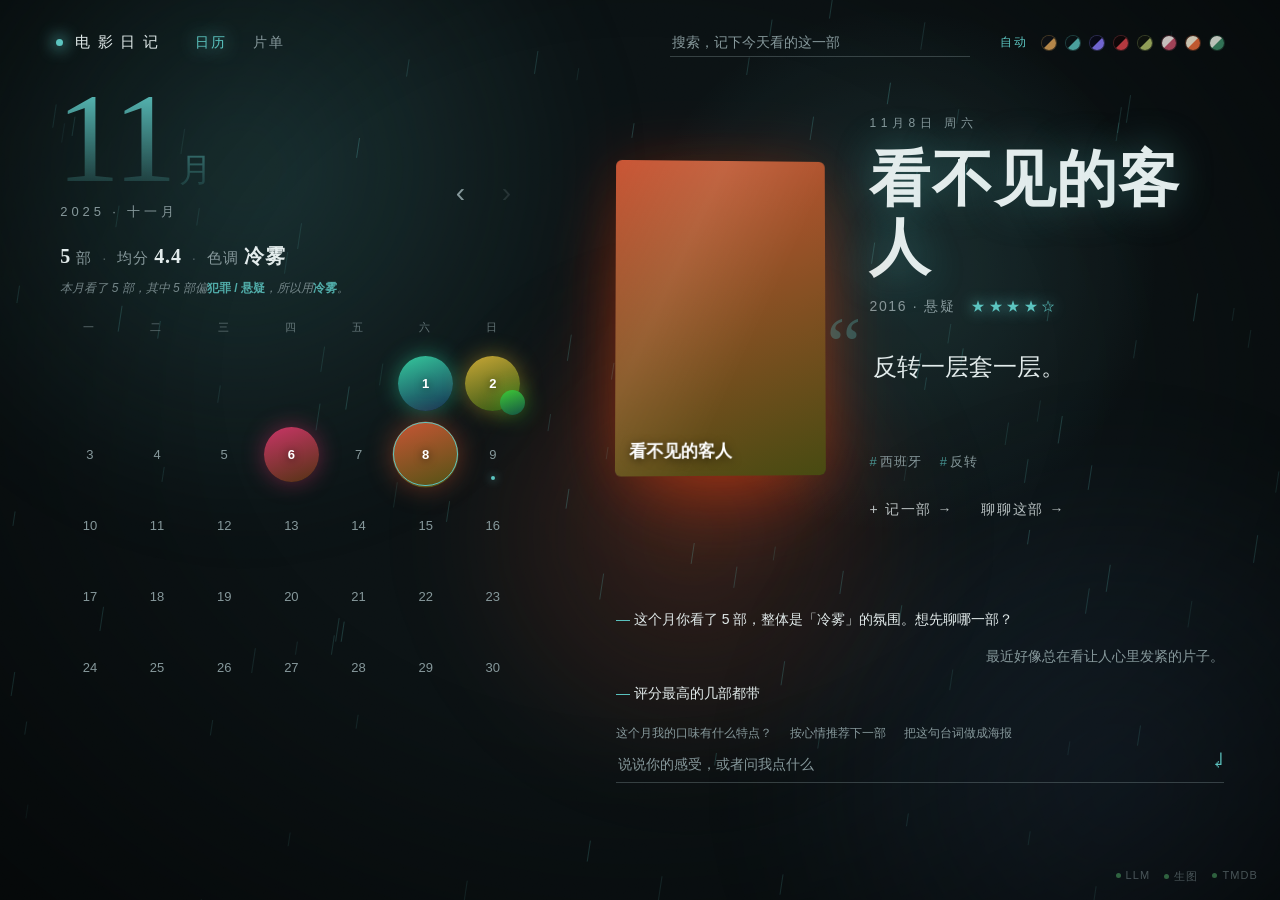
<file: design/mockup-ambient.html>
<!doctype html>
<html lang="zh-CN" data-theme="midnight">
<head>
<meta charset="utf-8">
<meta name="viewport" content="width=device-width, initial-scale=1">
<title>电影日记 · 氛围版设计稿</title>
<style>
  @property --bg { syntax: '<color>'; inherits: true; initial-value: #101116; }
  @property --text { syntax: '<color>'; inherits: true; initial-value: #ece9e2; }
  @property --muted { syntax: '<color>'; inherits: true; initial-value: #8d909b; }
  @property --accent { syntax: '<color>'; inherits: true; initial-value: #e0a458; }
  @property --accent-text { syntax: '<color>'; inherits: true; initial-value: #e0a458; }
  @property --glow1 { syntax: '<color>'; inherits: true; initial-value: rgba(224,164,88,.2); }
  @property --glow2 { syntax: '<color>'; inherits: true; initial-value: rgba(120,90,200,.14); }
  @property --vig { syntax: '<color>'; inherits: true; initial-value: rgba(0,0,0,.5); }
  @property --mh { syntax: '<number>'; inherits: true; initial-value: 30; }

  :root, html[data-theme=midnight] { --bg:#101116; --text:#ece9e2; --muted:#8d909b; --accent:#e0a458; --accent-text:#e0a458; --glow1:rgba(224,164,88,.20); --glow2:rgba(120,90,200,.14); --vig:rgba(0,0,0,.5); }
  html[data-theme=fog]   { --bg:#0b1214; --text:#e3ecec; --muted:#86989b; --accent:#5cc4c0; --accent-text:#5cc4c0; --glow1:rgba(92,196,192,.18); --glow2:rgba(60,90,130,.22); --vig:rgba(0,0,0,.55); }
  html[data-theme=neon]  { --bg:#090919; --text:#e8e8ff; --muted:#8f90bf; --accent:#8b7bff; --accent-text:#a99dff; --glow1:rgba(139,123,255,.30); --glow2:rgba(46,230,214,.16); --vig:rgba(0,0,10,.55); }
  html[data-theme=blood] { --bg:#110707; --text:#eddcd8; --muted:#a08581; --accent:#e0454b; --accent-text:#f06a6f; --glow1:rgba(224,69,75,.22); --glow2:rgba(110,0,0,.34); --vig:rgba(0,0,0,.6); }
  html[data-theme=olive] { --bg:#11140d; --text:#e6e8d8; --muted:#929780; --accent:#b4c46a; --accent-text:#b4c46a; --glow1:rgba(180,196,106,.16); --glow2:rgba(150,100,50,.18); --vig:rgba(0,0,0,.5); }
  html[data-theme=rose]  { --bg:#f7ece8; --text:#3a2429; --muted:#86666c; --accent:#c9506a; --accent-text:#a8344e; --glow1:rgba(226,120,140,.34); --glow2:rgba(255,190,150,.40); --vig:rgba(120,60,50,.12); }
  html[data-theme=cream] { --bg:#fbf1d9; --text:#33291a; --muted:#7c7152; --accent:#ee6c3a; --accent-text:#c2491a; --glow1:rgba(255,170,60,.36); --glow2:rgba(110,200,180,.30); --vig:rgba(140,100,30,.12); }
  html[data-theme=sage]  { --bg:#e9f0e5; --text:#22322a; --muted:#5f7266; --accent:#3d8c68; --accent-text:#2d7352; --glow1:rgba(110,190,150,.36); --glow2:rgba(200,230,170,.46); --vig:rgba(50,90,70,.12); }

  html { background: var(--bg); color: var(--text); transition: --bg 1s, --text 1s, --muted 1s, --accent 1s, --accent-text 1s, --glow1 1s, --glow2 1s, --vig 1s, --mh 1.4s; }
  * { box-sizing: border-box; }
  body { margin: 0; min-height: 100vh; font-family: -apple-system,"PingFang SC","Hiragino Sans GB","Microsoft YaHei",sans-serif; overflow-x: hidden; }
  :root { --serif: "Songti SC","Noto Serif SC","STSong","Source Han Serif SC",serif; }
  button { font: inherit; color: inherit; cursor: pointer; background: none; border: 0; padding: 0; }
  button:focus-visible, input:focus-visible { outline: 2px solid var(--accent); outline-offset: 4px; border-radius: 4px; }
  .sr-only { position: absolute; width: 1px; height: 1px; overflow: hidden; clip: rect(0 0 0 0); white-space: nowrap; }

  /* ---- atmosphere layers ---- */
  .layer { position: fixed; inset: 0; pointer-events: none; }
  .aurora { z-index: 0; overflow: hidden; }
  .aurora i { position: absolute; width: 62vmax; height: 62vmax; border-radius: 50%; filter: blur(40px); will-change: transform; }
  .aurora i:nth-child(1) { left: -12vmax; top: -18vmax; background: radial-gradient(circle, var(--glow1), transparent 66%); animation: drift1 26s ease-in-out infinite alternate; }
  .aurora i:nth-child(2) { right: -18vmax; bottom: -22vmax; background: radial-gradient(circle, var(--glow2), transparent 66%); animation: drift2 32s ease-in-out infinite alternate; }
  .aurora i:nth-child(3) { left: 32%; top: 28%; width: 44vmax; height: 44vmax; background: radial-gradient(circle, hsl(var(--mh) 70% 52% / .20), transparent 66%); animation: drift3 38s ease-in-out infinite alternate; }
  @keyframes drift1 { to { transform: translate(14vmax, 10vmax) scale(1.15); } }
  @keyframes drift2 { to { transform: translate(-12vmax, -9vmax) scale(1.2); } }
  @keyframes drift3 { to { transform: translate(-10vmax, 8vmax) scale(.85); } }
  #fx { z-index: 1; width: 100%; height: 100%; }
  .vignette { z-index: 2; background: radial-gradient(ellipse at 50% 42%, transparent 46%, var(--vig) 100%); }
  .light { z-index: 3; left: 0; top: 0; width: 560px; height: 560px; margin: -280px 0 0 -280px; inset: auto; border-radius: 50%;
    background: radial-gradient(circle, var(--glow1), transparent 66%); mix-blend-mode: screen; opacity: .85; }
  html.is-light .light { mix-blend-mode: multiply; opacity: .5; }
  .grain { z-index: 4; opacity: .06; mix-blend-mode: overlay;
    background-image: url("data:image/svg+xml;utf8,<svg xmlns='http://www.w3.org/2000/svg' width='180' height='180'><filter id='n'><feTurbulence type='fractalNoise' baseFrequency='.85' numOctaves='2' stitchTiles='stitch'/></filter><rect width='100%' height='100%' filter='url(%23n)'/></svg>"); }

  /* ---- stage ---- */
  .stage { position: relative; z-index: 5; min-height: 100vh; padding: 0 clamp(22px, 4.4vw, 64px) 56px; display: flex; flex-direction: column; }
  .top { display: flex; align-items: center; gap: 30px; padding: 28px 0 8px; }
  .brand { font-family: var(--serif); letter-spacing: .5em; font-size: 15px; display: flex; align-items: center; gap: 12px; }
  .brand i { width: 7px; height: 7px; border-radius: 50%; background: var(--accent); box-shadow: 0 0 16px 2px var(--accent); animation: pulse 3.6s ease-in-out infinite; }
  @keyframes pulse { 50% { opacity: .35; transform: scale(.7); } }
  .tabs button { color: var(--muted); font-size: 14px; margin-right: 22px; letter-spacing: .12em; transition: color .4s, text-shadow .4s; }
  .tabs button:hover { color: var(--text); }
  .tabs button[aria-selected=true] { color: var(--accent-text); text-shadow: 0 0 18px var(--accent); }
  .search { margin-left: auto; width: min(300px, 34vw); }
  .search input { width: 100%; background: none; border: 0; border-bottom: 1px solid color-mix(in srgb, var(--muted) 35%, transparent); color: var(--text); font: inherit; font-size: 14px; padding: 6px 2px; transition: border-color .4s; }
  .search input::placeholder { color: var(--muted); }
  .search input:focus { border-color: var(--accent); outline: none; }
  .sw { display: flex; align-items: center; gap: 10px; }
  .sw .auto { font-size: 12px; color: var(--muted); letter-spacing: .15em; margin-right: 4px; }
  .sw .auto[aria-pressed=true] { color: var(--accent-text); }
  .sw .dot { width: 14px; height: 14px; border-radius: 50%; transition: transform .35s, box-shadow .35s; opacity: .8; }
  .sw .dot:hover { transform: scale(1.35); opacity: 1; }
  .sw .dot[aria-pressed=true] { transform: scale(1.45); opacity: 1; box-shadow: 0 0 0 3px color-mix(in srgb, var(--accent) 35%, transparent), 0 0 18px var(--accent); }

  .main { flex: 1; display: grid; grid-template-columns: minmax(330px, 470px) 1fr; gap: clamp(36px, 7vw, 120px); align-items: start; padding-top: 18px; }
  body[data-view=list] .main { display: none; }
  .wall { display: none; }
  body[data-view=list] .wall { display: grid; }

  /* ---- calendar ---- */
  .mhead { display: flex; align-items: flex-end; justify-content: space-between; gap: 12px; }
  .mnum { margin: 0; font-family: var(--serif); font-weight: 200; font-size: clamp(84px, 10vw, 138px); line-height: .86; letter-spacing: -.02em;
    background: linear-gradient(180deg, var(--accent-text) 0%, color-mix(in srgb, var(--accent-text) 10%, transparent) 100%); -webkit-background-clip: text; background-clip: text; color: transparent; }
  .mnum small { font-size: .26em; font-weight: 400; margin-left: .15em; letter-spacing: .1em; }
  .msub { font-size: 13px; letter-spacing: .3em; color: var(--muted); margin: 10px 0 0 4px; }
  .arrows { display: flex; gap: 6px; padding-bottom: 8px; }
  .arrows button { font-size: 28px; line-height: 1; width: 40px; height: 40px; border-radius: 50%; color: var(--muted); transition: color .3s, background .3s, transform .3s; }
  .arrows button:hover:not(:disabled) { color: var(--accent-text); background: color-mix(in srgb, var(--accent) 12%, transparent); transform: scale(1.08); }
  .arrows button:disabled { opacity: .2; cursor: default; }
  .stats { margin: 22px 4px 0; font-size: 15px; letter-spacing: .06em; color: var(--muted); min-height: 24px; }
  .stats b { color: var(--text); font-family: var(--serif); font-size: 20px; font-weight: 600; font-variant-numeric: tabular-nums; }
  .stats i { font-style: normal; margin: 0 10px; opacity: .5; }
  .why { margin: 8px 4px 22px; font-size: 12px; line-height: 1.7; color: var(--muted); font-style: italic; opacity: .85; }
  .why b { font-style: normal; color: var(--accent-text); font-weight: 600; }

  .grid { display: grid; grid-template-columns: repeat(7, 1fr); row-gap: 4px; }
  .dow { text-align: center; font-size: 11px; letter-spacing: .2em; color: var(--muted); opacity: .7; padding-bottom: 10px; }
  .day { position: relative; aspect-ratio: 1; display: grid; place-items: center; font-size: 13px; color: var(--muted); animation: rise .7s cubic-bezier(.2,.7,.2,1) backwards; animation-delay: calc(var(--i) * 22ms); transition: color .3s; }
  .day.blank { pointer-events: none; animation: none; }
  .day:hover:not(.has) { color: var(--text); }
  .day .n { position: relative; z-index: 2; font-variant-numeric: tabular-nums; transition: transform .4s; }
  .day.today::before { content: ""; position: absolute; bottom: 12%; left: 50%; width: 4px; height: 4px; margin-left: -2px; border-radius: 50%; background: var(--accent); box-shadow: 0 0 8px var(--accent); }
  .day.sel:not(.has) .n { color: var(--accent-text); font-weight: 700; transform: scale(1.25); text-shadow: 0 0 14px var(--accent); }
  .orb { position: absolute; inset: 9%; border-radius: 50%; --h: 30; background: linear-gradient(160deg, hsl(var(--h) 58% 50%), hsl(calc(var(--h) + 50) 62% 20%));
    box-shadow: 0 0 22px hsl(var(--h) 80% 55% / .42); animation: breathe 5.5s ease-in-out infinite; animation-delay: calc(var(--i) * -.41s); transition: transform .5s cubic-bezier(.2,.7,.2,1); }
  .orb.b { inset: auto 2% 2% auto; width: 38%; height: 38%; animation-duration: 7s; }
  @keyframes breathe { 50% { filter: brightness(1.18); box-shadow: 0 0 38px hsl(var(--h) 85% 58% / .62); } }
  .has .n { color: #fff; font-weight: 600; text-shadow: 0 1px 8px rgba(0,0,0,.65); }
  .has:hover .orb, .has:focus-visible .orb { transform: scale(1.14); }
  .has.sel .orb { transform: scale(1.2); }
  .has.sel::after { content: ""; position: absolute; inset: 2%; border-radius: 50%; border: 1px solid var(--accent-text); animation: ring 2.6s ease-out infinite; }
  @keyframes ring { from { transform: scale(.92); opacity: .9; } to { transform: scale(1.5); opacity: 0; } }
  .tip { position: absolute; bottom: 100%; left: 50%; transform: translate(-50%, 6px); white-space: nowrap; font-size: 12px; color: var(--text); letter-spacing: .08em; opacity: 0; pointer-events: none; transition: opacity .3s, transform .3s; z-index: 6; text-shadow: 0 0 12px var(--bg), 0 0 4px var(--bg); }
  .day:hover .tip, .day:focus-visible .tip { opacity: 1; transform: translate(-50%, 0); }
  @keyframes rise { from { opacity: 0; transform: translateY(14px); filter: blur(6px); } }

  /* ---- hero ---- */
  .right { display: flex; flex-direction: column; min-width: 0; }
  .hero { --rx: 0deg; --ry: 0deg; --gx: 50%; display: grid; grid-template-columns: minmax(130px, 210px) 1fr; gap: clamp(24px, 3.4vw, 54px); align-items: center; min-height: 52vh; }
  .cover { --h: 30; aspect-ratio: 2 / 3; border-radius: 6px; position: relative; display: flex; align-items: flex-end; padding: 14px; font-family: var(--serif); font-weight: 700; font-size: 17px; line-height: 1.25; color: #fff; text-shadow: 0 2px 10px rgba(0,0,0,.6);
    background: linear-gradient(160deg, hsl(var(--h) 58% 50%), hsl(calc(var(--h) + 50) 62% 18%)); transform: perspective(900px) rotateX(var(--rx)) rotateY(var(--ry));
    box-shadow: 0 40px 90px -26px hsl(var(--h) 85% 50% / .65), 0 0 60px hsl(var(--h) 85% 50% / .22); animation: coverIn 1s cubic-bezier(.2,.7,.2,1) backwards; }
  .cover::after { content: ""; position: absolute; inset: 0; border-radius: inherit; background: linear-gradient(115deg, transparent 32%, rgba(255,255,255,.26) 48%, transparent 64%); background-size: 260% 100%; background-position: var(--gx) 0; mix-blend-mode: soft-light; }
  @keyframes coverIn { from { opacity: 0; transform: perspective(900px) translateY(28px) rotateY(-22deg) scale(.92); } }
  .txt > * { animation: rise .8s cubic-bezier(.2,.7,.2,1) backwards; }
  .txt > :nth-child(1) { animation-delay: .05s; } .txt > :nth-child(3) { animation-delay: .35s; } .txt > :nth-child(4) { animation-delay: .5s; }
  .txt > :nth-child(5) { animation-delay: .65s; } .txt > :nth-child(6) { animation-delay: .8s; } .txt > :nth-child(7) { animation-delay: .95s; }
  .eyebrow { margin: 0 0 14px; font-size: 12px; letter-spacing: .38em; color: var(--muted); }
  .title { margin: 0; font-family: var(--serif); font-weight: 700; font-size: clamp(36px, 4.8vw, 68px); line-height: 1.1; letter-spacing: .02em; text-shadow: 0 0 40px color-mix(in srgb, var(--accent) 40%, transparent); }
  .title span { display: inline-block; animation: glyph .9s cubic-bezier(.2,.7,.2,1) backwards; animation-delay: calc(var(--c) * 55ms + 100ms); }
  .title.faint { color: var(--muted); font-weight: 400; text-shadow: none; }
  @keyframes glyph { from { opacity: 0; filter: blur(12px); transform: translateY(.4em); } }
  .sub { margin: 16px 0 0; font-size: 14px; letter-spacing: .12em; color: var(--muted); display: flex; flex-wrap: wrap; align-items: center; gap: 6px 16px; }
  .stars { color: var(--accent-text); letter-spacing: .25em; text-shadow: 0 0 14px var(--accent); }
  .note { position: relative; margin: 30px 0 0; padding: 0 0 0 4px; max-width: 29em; font-family: var(--serif); font-size: clamp(18px, 1.9vw, 26px); line-height: 1.75; min-height: 3.5em; }
  .note::before { content: "\201C"; position: absolute; left: -.55em; top: -.5em; font-size: 3.2em; color: var(--accent); opacity: .3; line-height: 1; }
  .ty.typing::after { content: ""; display: inline-block; width: 2px; height: 1.05em; margin-left: 3px; vertical-align: -.15em; background: var(--accent-text); animation: blink .8s steps(1) infinite; }
  @keyframes blink { 50% { opacity: 0; } }
  .tags { margin: 22px 0 0; display: flex; flex-wrap: wrap; gap: 6px 18px; font-size: 13px; color: var(--muted); letter-spacing: .08em; }
  .tags span::before { content: "#"; color: var(--accent-text); opacity: .7; margin-right: 2px; }
  .picker { margin: 26px 0 0; display: flex; flex-wrap: wrap; gap: 8px 22px; font-size: 14px; }
  .picker button { color: var(--muted); opacity: .6; transition: opacity .3s, color .3s; letter-spacing: .06em; }
  .picker button:hover { opacity: 1; }
  .picker button[aria-selected=true] { color: var(--accent-text); opacity: 1; text-shadow: 0 0 16px var(--accent); }
  .acts { margin: 30px 0 0; display: flex; gap: 28px; }
  .lnk { font-size: 14px; letter-spacing: .12em; color: var(--text); opacity: .8; transition: color .3s, opacity .3s, letter-spacing .4s; }
  .lnk:hover { color: var(--accent-text); opacity: 1; letter-spacing: .2em; }
  .hero.empty { grid-template-columns: 1fr; }

  /* ---- chat ---- */
  .chat { margin-top: 38px; max-width: 660px; }
  .msgs { max-height: 190px; overflow-y: auto; display: grid; gap: 12px; padding: 18px 0 8px; mask-image: linear-gradient(180deg, transparent 0, #000 22%); -webkit-mask-image: linear-gradient(180deg, transparent 0, #000 22%); scrollbar-width: none; }
  .m { font-size: 14px; line-height: 1.8; animation: rise .7s backwards; }
  .m.a { color: var(--text); } .m.a::before { content: "— "; color: var(--accent-text); }
  .m.u { color: var(--muted); text-align: right; }
  .chips { display: flex; flex-wrap: wrap; gap: 4px 18px; margin: 10px 0 4px; font-size: 12px; color: var(--muted); letter-spacing: .06em; }
  .chips button:hover { color: var(--accent-text); }
  .composer { display: flex; align-items: center; gap: 12px; border-bottom: 1px solid color-mix(in srgb, var(--muted) 35%, transparent); transition: border-color .4s; }
  .composer:focus-within { border-color: var(--accent); }
  .composer input { flex: 1; background: none; border: 0; color: var(--text); font: inherit; font-size: 14px; padding: 10px 2px; }
  .composer input:focus { outline: none; }
  .composer input::placeholder { color: var(--muted); }
  .composer button { font-size: 20px; color: var(--accent-text); transition: transform .3s; }
  .composer button:hover { transform: translateX(4px); }

  /* ---- list wall ---- */
  .wall { grid-template-columns: repeat(auto-fill, minmax(140px, 1fr)); gap: 46px 30px; padding: 30px 0 80px; }
  .wall button { text-align: left; animation: rise .8s backwards; animation-delay: calc(var(--i) * 40ms); }
  .wall .cover { transform: none; font-size: 15px; animation: float 7s ease-in-out infinite; animation-delay: calc(var(--i) * -.9s); transition: transform .5s; }
  .wall button:hover .cover { transform: translateY(-10px) scale(1.04); }
  .wall .t { margin-top: 14px; font-family: var(--serif); font-size: 15px; }
  .wall .s { margin-top: 3px; font-size: 12px; color: var(--muted); letter-spacing: .1em; }
  @keyframes float { 50% { translate: 0 -7px; } }

  .status { position: fixed; right: 22px; bottom: 16px; z-index: 6; display: flex; gap: 14px; font-size: 11px; color: var(--muted); opacity: .5; letter-spacing: .1em; }
  .status span::before { content: ""; display: inline-block; width: 5px; height: 5px; border-radius: 50%; background: #55b36b; margin-right: 5px; vertical-align: 1px; }

  @media (max-width: 920px) {
    .main { grid-template-columns: 1fr; }
    .hero { grid-template-columns: 110px 1fr; min-height: 0; }
    .top { flex-wrap: wrap; gap: 14px 24px; } .search { order: 5; width: 100%; margin: 0; }
  }
  @media (prefers-reduced-motion: reduce) {
    *, *::before, *::after { animation: none !important; transition: none !important; }
  }
</style>
</head>
<body data-view="cal">
<div class="layer aurora" aria-hidden="true"><i></i><i></i><i></i></div>
<canvas id="fx" class="layer" aria-hidden="true"></canvas>
<div class="layer vignette" aria-hidden="true"></div>
<div class="layer light" id="light" aria-hidden="true"></div>
<div class="layer grain" aria-hidden="true"></div>

<div class="stage">
  <header class="top">
    <div class="brand"><i></i>电影日记</div>
    <nav class="tabs" role="tablist" aria-label="视图">
      <button role="tab" aria-selected="true" data-view="cal">日历</button>
      <button role="tab" aria-selected="false" data-view="list">片单</button>
    </nav>
    <div class="search"><label class="sr-only" for="q">搜索电影</label><input id="q" type="search" placeholder="搜索，记下今天看的这一部" autocomplete="off"></div>
    <div class="sw" id="sw" role="group" aria-label="配色主题"></div>
  </header>

  <main class="main">
    <section aria-label="观影日历">
      <div class="mhead">
        <div>
          <h2 class="mnum" id="mnum"></h2>
          <p class="msub" id="msub"></p>
        </div>
        <div class="arrows">
          <button id="prev" aria-label="上个月">‹</button>
          <button id="next" aria-label="下个月">›</button>
        </div>
      </div>
      <p class="stats" id="stats" aria-live="polite"></p>
      <p class="why" id="why"></p>
      <div class="grid" id="grid"></div>
    </section>

    <div class="right">
      <section class="hero" id="hero" aria-live="polite"></section>
      <section class="chat" aria-label="和日记伙伴聊聊">
        <div class="msgs" id="msgs" aria-live="polite"></div>
        <div class="chips" id="chips"><button type="button">这个月我的口味有什么特点？</button><button type="button">按心情推荐下一部</button><button type="button">把这句台词做成海报</button></div>
        <form class="composer" id="cf"><label class="sr-only" for="ci">输入消息</label><input id="ci" placeholder="说说你的感受，或者问我点什么" autocomplete="off"><button aria-label="发送">↵</button></form>
      </section>
    </div>
  </main>

  <section class="wall" id="wall" aria-label="全部电影"></section>
</div>

<div class="status" aria-hidden="true"><span>LLM</span><span>生图</span><span>TMDB</span></div>

<script>
"use strict";
const RM = matchMedia("(prefers-reduced-motion: reduce)").matches;
const TODAY = "2025-11-09";
const root = document.documentElement;

const THEMES = {
  midnight: { name: "午夜胶片", hint: "剧情 · 默认", bg: "#101116", ac: "#e0a458", fx: "star", light: false },
  fog:      { name: "冷雾",     hint: "悬疑 / 犯罪 / 惊悚", bg: "#0b1214", ac: "#5cc4c0", fx: "rain", light: false },
  neon:     { name: "霓虹",     hint: "科幻 / 奇幻", bg: "#090919", ac: "#8b7bff", fx: "streak", light: false },
  blood:    { name: "暗红",     hint: "恐怖", bg: "#110707", ac: "#e0454b", fx: "ember", light: false },
  olive:    { name: "军绿",     hint: "战争 / 历史 / 传记", bg: "#11140d", ac: "#b4c46a", fx: "dust", light: false },
  rose:     { name: "蔷薇",     hint: "爱情 / 文艺", bg: "#f7ece8", ac: "#c9506a", fx: "petal", light: true },
  cream:    { name: "奶油",     hint: "喜剧 / 动画", bg: "#fbf1d9", ac: "#ee6c3a", fx: "bokeh", light: true },
  sage:     { name: "鼠尾草",   hint: "治愈 / 纪录 / 家庭", bg: "#e9f0e5", ac: "#3d8c68", fx: "firefly", light: true },
};
const GENRE_THEME = {
  剧情: "midnight", 悬疑: "fog", 犯罪: "fog", 惊悚: "fog", 科幻: "neon", 奇幻: "neon", 恐怖: "blood",
  战争: "olive", 历史: "olive", 传记: "olive", 爱情: "rose", 文艺: "rose", 喜剧: "cream", 动画: "cream",
  治愈: "sage", 纪录: "sage", 家庭: "sage",
};

// [date, title, year, genres, rating, note, tags]
const RAW = [
  ["2025-04-06","肖申克的救赎",1994,"剧情",5,"第三次看，放风那场还是红了眼。","经典,希望"],
  ["2025-04-19","海上钢琴师",1998,"剧情/音乐",4,"他选择留在船上，我想了很久。","音乐,遗憾"],
  ["2025-04-27","绿皮书",2018,"剧情/喜剧",4,"公路片的温度刚刚好。","友情,公路"],
  ["2025-05-03","辛德勒的名单",1993,"历史/战争",5,"黑白里那一抹红，看完很久说不出话。","黑白,沉重"],
  ["2025-05-11","拯救大兵瑞恩",1998,"战争",4,"开场二十分钟，是我看过最真实的登陆。","战争,群像"],
  ["2025-05-18","一九四二",2012,"历史",3,"沉，但值得被记住。","国产,灾难"],
  ["2025-05-25","敦刻尔克",2017,"战争/历史",4,"三条时间线，配乐一直在催命。","诺兰,配乐"],
  ["2025-06-01","小森林 夏秋篇",2014,"治愈",4,"想去乡下做一顿饭。","美食,日常"],
  ["2025-06-08","海洋",2009,"纪录",4,"安静地看了一个小时的蓝。","纪录片,自然"],
  ["2025-06-15","海蒂和爷爷",2015,"家庭/治愈",4,"山里的风好像能吹出屏幕。","家庭,自然"],
  ["2025-06-28","小偷家族",2018,"家庭/剧情",5,"越温柔越难受。","是枝裕和,家庭"],
  ["2025-07-04","情书",1995,"爱情",5,"一句「你好吗」，我忍了一整个夏天。","初恋,日本"],
  ["2025-07-12","花样年华",2000,"爱情/文艺",5,"旗袍、走廊、配乐，全是留白。","王家卫,留白"],
  ["2025-07-20","爱在黎明破晓前",1995,"爱情",4,"走了一夜的路，说了一夜的话。","对话,维也纳"],
  ["2025-07-26","怦然心动",2010,"爱情/青春",4,"两个人看同一件事，结果不同。","青春,成长"],
  ["2025-08-02","疯狂动物城",2016,"动画/喜剧",5,"兔子警官太让人想拥抱。","动画,职场"],
  ["2025-08-09","功夫",2004,"喜剧/动作",4,"包租婆那一嗓子永远好笑。","周星驰,港片"],
  ["2025-08-16","三傻大闹宝莱坞",2009,"喜剧/剧情",5,"笑完又有点想哭。","印度,成长"],
  ["2025-08-23","寻梦环游记",2017,"动画/家庭",5,"亡灵节那首歌，我在电影院哭到不行。","皮克斯,亲情"],
  ["2025-08-30","憨豆先生的假期",2007,"喜剧",3,"没有台词也能笑。","憨豆,公路"],
  ["2025-09-05","星际穿越",2014,"科幻",5,"五维空间那段，我愿意再看一遍。","诺兰,亲情"],
  ["2025-09-13","降临",2016,"科幻",5,"语言真的会改变时间观。","语言,时间"],
  ["2025-09-20","银翼杀手2049",2017,"科幻",4,"画面是一幅一幅的油画。","赛博朋克,视觉"],
  ["2025-09-27","盗梦空间",2010,"科幻/悬疑",4,"陀螺停没停，已经不重要。","梦境,诺兰"],
  ["2025-10-04","闪灵",1980,"恐怖",4,"走廊那一幕，我关了灯就后悔。","库布里克,经典"],
  ["2025-10-12","遗传厄运",2018,"恐怖",4,"后半段彻底失控。","家庭,压抑"],
  ["2025-10-19","午夜凶铃",1998,"恐怖",3,"电视机前至今不敢坐太近。","日式恐怖,经典"],
  ["2025-10-31","寂静之地",2018,"恐怖/科幻",4,"全程憋气，连爆米花都不敢嚼。","无声,生存"],
  ["2025-11-01","杀人回忆",2003,"犯罪/悬疑",5,"结尾那个眼神，直接盯进了现实。","奉俊昊,悬案"],
  ["2025-11-02","七宗罪",1995,"悬疑/犯罪",5,"盒子里是什么，一直记着。","芬奇,压抑"],
  ["2025-11-02","致命魔术",2006,"悬疑/科幻",4,"第二遍才看懂每个细节。","诺兰,魔术"],
  ["2025-11-06","消失的爱人",2014,"悬疑",4,"看完对婚姻有点怀疑。","芬奇,反转"],
  ["2025-11-08","看不见的客人",2016,"悬疑",4,"反转一层套一层。","西班牙,反转"],
];
const MOVIES = RAW.map(([date, title, year, g, rating, note, tags]) =>
  ({ date, title, year, genres: g.split("/"), rating, note, tags: tags.split(",") }));

const $ = (id) => document.getElementById(id);
const pad = (n) => String(n).padStart(2, "0");
const dkey = (y, m, d) => `${y}-${pad(m + 1)}-${pad(d)}`;
const stars = (n) => "★".repeat(n) + "☆".repeat(5 - n);
const CN = ["一","二","三","四","五","六","七","八","九","十","十一","十二"];
function hue(t) { let h = 0; for (const c of t) h = (h * 31 + c.charCodeAt(0)) % 360; return h; }

const params = new URLSearchParams(location.hash.slice(1));
const state = { y: 2025, m: params.has("m") ? Number(params.get("m")) : 10, mode: params.get("t") || "auto",
  sel: null, pick: 0, month: [], byDate: new Map(), auto: null, theme: null };

/* ---------- typewriter & count-up ---------- */
const toks = {};
function type(el, text, key) {
  const tok = toks[key] = (toks[key] || 0) + 1;
  if (RM) { el.textContent = text; return; }
  el.textContent = ""; el.classList.add("typing");
  let i = 0;
  const tick = () => {
    if (tok !== toks[key]) return;
    el.textContent = text.slice(0, ++i);
    if (i < text.length) setTimeout(tick, 34 + Math.random() * 46); else el.classList.remove("typing");
  };
  setTimeout(tick, 600);
}
function countTo(el, to, dec) {
  if (RM) { el.textContent = to.toFixed(dec); return; }
  const t0 = performance.now();
  const f = (t) => {
    const k = Math.min((t - t0) / 800, 1), e = 1 - Math.pow(1 - k, 3);
    el.textContent = (to * e).toFixed(dec);
    if (k < 1) requestAnimationFrame(f);
  };
  requestAnimationFrame(f);
}

/* ---------- particles: one canvas, one kind per theme ---------- */
const cv = $("fx"), cx = cv.getContext("2d");
let W = 0, H = 0, parts = [], fx = null, pending = null, fade = 1, fadeT = 1;
const rnd = (a, b) => a + Math.random() * (b - a);
const COUNT = { star: 90, rain: 120, streak: 26, ember: 56, dust: 70, petal: 30, bokeh: 18, firefly: 44 };

function mk(init) {
  const p = { x: rnd(0, W), y: init ? rnd(0, H) : 0, ph: rnd(0, 6.28), s: rnd(.4, 1) };
  switch (fx.kind) {
    case "star": p.r = rnd(.4, 1.5); p.tw = rnd(.6, 2); break;
    case "rain": p.len = rnd(12, 28); p.v = rnd(520, 820); p.y = init ? rnd(0, H) : -30; break;
    case "streak": p.len = rnd(70, 170); p.v = rnd(90, 210); p.x = init ? rnd(0, W) : -180; p.y = rnd(0, H); break;
    case "ember": p.r = rnd(.8, 2.4); p.v = rnd(22, 64); p.y = init ? rnd(0, H) : H + 10; break;
    case "dust": p.r = rnd(.6, 1.8); p.vx = rnd(4, 14); p.vy = rnd(-4, 4); break;
    case "petal": p.r = rnd(5, 9); p.v = rnd(26, 52); p.y = init ? rnd(0, H) : -20; p.rot = rnd(0, 6.28); p.vr = rnd(-1, 1); break;
    case "bokeh": p.r = rnd(26, 90); p.vx = rnd(-6, 6); p.vy = rnd(-9, -2); p.a = rnd(.06, .16); break;
    case "firefly": p.r = rnd(1, 2.6); p.vx = rnd(-12, 12); p.vy = rnd(-12, 12); break;
  }
  return p;
}
function seed() { if (fx) parts = Array.from({ length: COUNT[fx.kind] }, () => mk(true)); }
function resize() {
  const dpr = Math.min(devicePixelRatio || 1, 2);
  W = innerWidth; H = innerHeight;
  cv.width = W * dpr; cv.height = H * dpr;
  cx.setTransform(dpr, 0, 0, dpr, 0, 0);
  seed(); if (RM) frame(0, 0);
}
function setFx(kind, color, light) {
  pending = { kind, color, light };
  if (RM || !fx) commit(); else fadeT = 0;
}
function commit() { fx = pending; pending = null; seed(); fadeT = 1; if (RM) frame(0, 0); }

function frame(dt, t) {
  cx.clearRect(0, 0, W, H);
  if (!fx) return;
  cx.globalCompositeOperation = fx.light ? "source-over" : "lighter";
  cx.fillStyle = fx.color; cx.strokeStyle = fx.color; cx.lineWidth = 1;
  for (const p of parts) {
    switch (fx.kind) {
      case "star":
        cx.globalAlpha = fade * (.2 + .8 * (.5 + .5 * Math.sin(t * p.tw + p.ph))) * p.s;
        cx.beginPath(); cx.arc(p.x, p.y, p.r, 0, 6.283); cx.fill(); break;
      case "rain":
        p.y += p.v * dt; p.x -= p.v * .15 * dt;
        if (p.y > H + 30) { p.y = -30; p.x = rnd(0, W + 120); }
        cx.globalAlpha = fade * .26 * p.s;
        cx.beginPath(); cx.moveTo(p.x, p.y); cx.lineTo(p.x + p.len * .15, p.y - p.len); cx.stroke(); break;
      case "streak": {
        p.x += p.v * dt; p.y -= p.v * .28 * dt;
        if (p.x > W + 200 || p.y < -80) { p.x = -180; p.y = rnd(0, H); }
        const g = cx.createLinearGradient(p.x - p.len, p.y + p.len * .28, p.x, p.y);
        g.addColorStop(0, "transparent"); g.addColorStop(1, fx.color);
        cx.globalAlpha = fade * .5 * p.s; cx.strokeStyle = g; cx.lineWidth = 1.4;
        cx.beginPath(); cx.moveTo(p.x - p.len, p.y + p.len * .28); cx.lineTo(p.x, p.y); cx.stroke(); break;
      }
      case "ember":
        p.y -= p.v * dt; p.x += Math.sin(t + p.ph) * 12 * dt;
        if (p.y < -10) { p.y = H + 10; p.x = rnd(0, W); }
        cx.globalAlpha = fade * (.12 + .75 * (p.y / H)) * p.s;
        cx.beginPath(); cx.arc(p.x, p.y, p.r, 0, 6.283); cx.fill(); break;
      case "dust":
        p.x += p.vx * dt; p.y += p.vy * dt;
        if (p.x > W + 5) p.x = -5; if (p.y < -5) p.y = H + 5; if (p.y > H + 5) p.y = -5;
        cx.globalAlpha = fade * (.2 + .15 * Math.sin(t + p.ph));
        cx.beginPath(); cx.arc(p.x, p.y, p.r, 0, 6.283); cx.fill(); break;
      case "petal":
        p.y += p.v * dt; p.x += (Math.sin(t * 1.1 + p.ph) * 22 + 8) * dt; p.rot += p.vr * dt;
        if (p.y > H + 20) { p.y = -20; p.x = rnd(0, W); }
        cx.globalAlpha = fade * .5 * p.s + .1;
        cx.beginPath(); cx.ellipse(p.x, p.y, p.r, p.r * .55, p.rot, 0, 6.283); cx.fill(); break;
      case "bokeh":
        p.x += p.vx * dt; p.y += p.vy * dt;
        if (p.y < -p.r) { p.y = H + p.r; p.x = rnd(0, W); }
        if (p.x < -p.r) p.x = W + p.r; if (p.x > W + p.r) p.x = -p.r;
        cx.globalAlpha = fade * p.a;
        cx.beginPath(); cx.arc(p.x, p.y, p.r, 0, 6.283); cx.fill(); break;
      case "firefly": {
        p.vx = Math.max(-18, Math.min(18, p.vx + rnd(-1, 1) * 30 * dt));
        p.vy = Math.max(-18, Math.min(18, p.vy + rnd(-1, 1) * 30 * dt));
        p.x += p.vx * dt; p.y += p.vy * dt;
        if (p.x < 0) p.x = W; if (p.x > W) p.x = 0; if (p.y < 0) p.y = H; if (p.y > H) p.y = 0;
        const a = (.3 + .7 * (.5 + .5 * Math.sin(t * 1.4 + p.ph))) * fade;
        const g = cx.createRadialGradient(p.x, p.y, 0, p.x, p.y, p.r * 7);
        g.addColorStop(0, fx.color); g.addColorStop(1, "transparent");
        cx.globalAlpha = a * (fx.light ? .6 : 1); cx.fillStyle = g;
        cx.beginPath(); cx.arc(p.x, p.y, p.r * 7, 0, 6.283); cx.fill(); cx.fillStyle = fx.color; break;
      }
    }
  }
  cx.globalAlpha = 1;
}

/* ---------- pointer-driven light and cover tilt ---------- */
let mx = innerWidth * .7, my = innerHeight * .3, tx = mx, ty = my, last = performance.now();
addEventListener("pointermove", (e) => { tx = e.clientX; ty = e.clientY; });
function loop(now) {
  const dt = Math.min((now - last) / 1000, .05); last = now;
  const k = Math.min(dt * 6, 1);
  mx += (tx - mx) * k; my += (ty - my) * k;
  $("light").style.transform = `translate(${mx}px,${my}px)`;
  const hero = $("hero");
  hero.style.setProperty("--rx", (((my / H) - .5) * -9).toFixed(2) + "deg");
  hero.style.setProperty("--ry", (((mx / W) - .5) * 14).toFixed(2) + "deg");
  hero.style.setProperty("--gx", (50 + (mx / W - .5) * 80).toFixed(1) + "%");
  if (fade !== fadeT) {
    fade += Math.sign(fadeT - fade) * dt * 3;
    fade = fadeT === 0 ? Math.max(0, fade) : Math.min(1, fade);
    if (pending && fade <= 0) commit();
  }
  frame(dt, now / 1000);
  requestAnimationFrame(loop);
}

/* ---------- theme ---------- */
function autoTheme(movies) {
  if (!movies.length) return { key: "midnight", reason: "这个月还没有记录，先用默认的「午夜胶片」。" };
  const score = {}, count = {}, labels = {};
  for (const mv of movies) {
    const hit = [...new Set(mv.genres.map((g) => GENRE_THEME[g]).filter(Boolean))];
    if (!hit.length) continue;
    const w = (0.7 + 0.1 * mv.rating) / hit.length;
    for (const k of hit) {
      score[k] = (score[k] || 0) + w; count[k] = (count[k] || 0) + 1;
      (labels[k] ||= new Set());
      mv.genres.filter((g) => GENRE_THEME[g] === k).forEach((g) => labels[k].add(g));
    }
  }
  const key = Object.keys(score).sort((a, b) => score[b] - score[a])[0] || "midnight";
  const tag = [...(labels[key] || [])].slice(0, 2).join(" / ") || "剧情";
  return { key, reason: `本月看了 ${movies.length} 部，其中 ${count[key] || 0} 部偏「${tag}」，所以用「${THEMES[key].name}」。` };
}
function applyTheme(key) {
  if (state.theme === key) return;
  state.theme = key;
  const t = THEMES[key];
  root.dataset.theme = key;
  root.classList.toggle("is-light", t.light);
  setFx(t.fx, t.ac, t.light);
}
function refreshTheme() {
  const key = state.mode === "auto" ? state.auto.key : state.mode;
  applyTheme(key);
  $("why").innerHTML = state.mode === "auto"
    ? state.auto.reason.replace(/「(.+?)」/g, "<b>$1</b>")
    : `已手动锁定 <b>${THEMES[key].name}</b>，点「自动」恢复按观影类型换色。`;
  document.querySelectorAll("#sw [data-k]").forEach((b) => b.setAttribute("aria-pressed", String(b.dataset.k === state.mode)));
}
function initSwatches() {
  const sw = $("sw");
  const auto = document.createElement("button");
  auto.className = "auto"; auto.dataset.k = "auto"; auto.textContent = "自动";
  auto.onclick = () => { state.mode = "auto"; refreshTheme(); };
  sw.append(auto);
  for (const [k, t] of Object.entries(THEMES)) {
    const b = document.createElement("button");
    b.className = "dot"; b.dataset.k = k; b.title = `${t.name} · ${t.hint}`;
    b.setAttribute("aria-label", `${t.name}，${t.hint}`);
    b.style.background = `linear-gradient(135deg, ${t.bg} 48%, ${t.ac} 52%)`;
    b.style.boxShadow = `0 0 0 1px ${t.ac}55`;
    b.onclick = () => { state.mode = k; refreshTheme(); };
    sw.append(b);
  }
}

/* ---------- month / calendar ---------- */
function renderMonth() {
  const { y, m } = state, prefix = `${y}-${pad(m + 1)}`;
  state.month = MOVIES.filter((mv) => mv.date.startsWith(prefix));
  state.auto = autoTheme(state.month);
  state.byDate = new Map();
  for (const mv of state.month) (state.byDate.get(mv.date) || state.byDate.set(mv.date, []).get(mv.date)).push(mv);

  $("mnum").innerHTML = `${m + 1}<small>月</small>`;
  $("mnum").setAttribute("aria-label", `${y}年${m + 1}月`);
  $("msub").textContent = `${y} · ${CN[m]}月`;
  $("prev").disabled = m <= 3; $("next").disabled = m >= 10;

  const n = state.month.length;
  if (n) {
    const avg = state.month.reduce((s, x) => s + x.rating, 0) / n;
    $("stats").innerHTML = `<b class="cnt" data-to="${n}" data-dec="0">0</b> 部<i>·</i>均分 <b class="cnt" data-to="${avg.toFixed(1)}" data-dec="1">0</b><i>·</i>色调 <b>${THEMES[state.auto.key].name}</b>`;
    $("stats").querySelectorAll(".cnt").forEach((e) => countTo(e, +e.dataset.to, +e.dataset.dec));
  } else $("stats").textContent = "这个月还是空白";

  const grid = $("grid"), frag = document.createDocumentFragment();
  for (const w of "一二三四五六日") { const d = document.createElement("div"); d.className = "dow"; d.textContent = w; d.setAttribute("aria-hidden", "true"); frag.append(d); }
  const first = (new Date(y, m, 1).getDay() + 6) % 7, total = new Date(y, m + 1, 0).getDate();
  for (let i = 0; i < first; i++) { const b = document.createElement("div"); b.className = "day blank"; b.setAttribute("aria-hidden", "true"); frag.append(b); }
  for (let d = 1; d <= total; d++) {
    const k = dkey(y, m, d), list = state.byDate.get(k) || [];
    const b = document.createElement("button");
    b.className = "day" + (list.length ? " has" : "") + (k === TODAY ? " today" : "");
    b.dataset.k = k; b.style.setProperty("--i", String(first + d));
    b.setAttribute("aria-label", `${m + 1}月${d}日` + (list.length ? `，看了${list.map((x) => `《${x.title}》`).join("、")}` : "，没有记录"));
    b.innerHTML = (list.length ? `<i class="orb" style="--h:${hue(list[0].title)}"></i>` : "") +
      (list.length > 1 ? `<i class="orb b" style="--h:${hue(list[1].title)}"></i>` : "") +
      `<span class="n">${d}</span>` + (list.length ? `<span class="tip">${list.map((x) => x.title).join(" · ")}</span>` : "");
    b.onclick = () => selectDay(k);
    frag.append(b);
  }
  grid.replaceChildren(frag);

  const days = [...state.byDate.keys()].sort();
  state.sel = null;
  selectDay(days.length ? days[days.length - 1] : `${prefix}-01`);
  refreshTheme();
  renderChat();
}

function selectDay(k) {
  state.sel = k; state.pick = 0;
  document.querySelectorAll("#grid .day[data-k]").forEach((b) => {
    const on = b.dataset.k === k;
    b.classList.toggle("sel", on); b.setAttribute("aria-pressed", String(on));
  });
  renderHero();
}

function renderHero() {
  const list = state.byDate.get(state.sel) || [];
  const [y, m, d] = state.sel.split("-").map(Number);
  const date = `${m}月${d}日 周${"日一二三四五六"[new Date(y, m - 1, d).getDay()]}`;
  const hero = $("hero");
  if (!list.length) {
    hero.className = "hero empty";
    hero.innerHTML = `<div class="txt"><p class="eyebrow">${date}</p><h1 class="title faint">这一天，银幕是黑的</h1>` +
      `<p class="sub">想补记这天看过的电影？</p><div class="acts"><button class="lnk">+ 记一部 →</button></div></div>`;
    return;
  }
  state.pick = Math.min(state.pick, list.length - 1);
  const mv = list[state.pick], h = hue(mv.title);
  root.style.setProperty("--mh", h);
  hero.className = "hero";
  hero.innerHTML =
    `<div class="cover" style="--h:${h}"><span>${mv.title}</span></div>` +
    `<div class="txt">` +
    `<p class="eyebrow">${date}${list.length > 1 ? ` · 第 ${state.pick + 1} / ${list.length} 部` : ""}</p>` +
    `<h1 class="title" aria-label="${mv.title}">${[...mv.title].map((c, i) => `<span aria-hidden="true" style="--c:${i}">${c === " " ? "&nbsp;" : c}</span>`).join("")}</h1>` +
    `<p class="sub"><span>${mv.year} · ${mv.genres.join(" / ")}</span><span class="stars" role="img" aria-label="${mv.rating} 星">${stars(mv.rating)}</span></p>` +
    `<blockquote class="note"><span class="sr-only">${mv.note}</span><span class="ty" aria-hidden="true"></span></blockquote>` +
    `<p class="tags">${mv.tags.map((t) => `<span>${t}</span>`).join("")}</p>` +
    (list.length > 1 ? `<div class="picker" role="tablist" aria-label="当天的电影">${list.map((x, i) => `<button role="tab" aria-selected="${i === state.pick}" data-i="${i}">${x.title}</button>`).join("")}</div>` : "") +
    `<div class="acts"><button class="lnk">+ 记一部 →</button><button class="lnk">聊聊这部 →</button></div>` +
    `</div>`;
  hero.querySelectorAll(".picker button").forEach((b) => b.onclick = () => { state.pick = Number(b.dataset.i); renderHero(); });
  type(hero.querySelector(".ty"), mv.note, "note");
}

/* ---------- chat ---------- */
function addMsg(role, text, animate) {
  const box = $("msgs"), div = document.createElement("div");
  div.className = `m ${role === "a" ? "a" : "u"}`;
  const span = document.createElement("span");
  div.append(span); box.append(div); box.scrollTop = box.scrollHeight;
  if (animate) type(span, text, "chat" + box.childElementCount); else span.textContent = text;
  return div;
}
function renderChat() {
  $("msgs").replaceChildren();
  const n = state.month.length, name = THEMES[state.auto.key].name;
  addMsg("a", n ? `这个月你看了 ${n} 部，整体是「${name}」的氛围。想先聊哪一部？` : "这个月还没有记录。想从哪一部开始？", false);
  if (n) {
    addMsg("u", "最近好像总在看让人心里发紧的片子。", false);
    addMsg("a", "评分最高的几部都带点压抑感，但结尾你都给了好评，说明你吃「有余味」的叙事。", true);
  }
}
$("cf").addEventListener("submit", (e) => {
  e.preventDefault();
  const v = $("ci").value.trim(); if (!v) return;
  addMsg("u", v, false); $("ci").value = "";
  addMsg("a", "（设计稿里这里会接上真实的 Agent 回复，并附来源链接。）", true);
});
$("chips").querySelectorAll("button").forEach((b) => b.onclick = () => { $("ci").value = b.textContent; $("ci").focus(); });

/* ---------- list wall ---------- */
function renderWall() {
  $("wall").replaceChildren(...[...MOVIES].sort((a, b) => b.date.localeCompare(a.date)).map((mv, i) => {
    const b = document.createElement("button");
    b.style.setProperty("--i", String(i));
    b.innerHTML = `<div class="cover" style="--h:${hue(mv.title)}"><span>${mv.title}</span></div><div class="t">${mv.title}</div><div class="s">${mv.date.slice(5)} · ${stars(mv.rating)}</div>`;
    b.onclick = () => { state.m = Number(mv.date.slice(5, 7)) - 1; setView("cal"); renderMonth(); selectDay(mv.date); };
    return b;
  }));
}

/* ---------- view, month nav, boot ---------- */
function setView(v) {
  document.body.dataset.view = v;
  document.querySelectorAll(".tabs button").forEach((x) => x.setAttribute("aria-selected", String(x.dataset.view === v)));
}
document.querySelectorAll(".tabs button").forEach((b) => b.addEventListener("click", () => setView(b.dataset.view)));
function swap(dm) {
  state.m = Math.max(3, Math.min(10, state.m + dm));
  renderMonth();
  if (!RM) $("mnum").animate([{ opacity: 0, transform: `translateY(${dm * 16}px)`, filter: "blur(10px)" }, { opacity: 1, transform: "none", filter: "blur(0)" }], { duration: 700, easing: "cubic-bezier(.2,.7,.2,1)" });
}
$("prev").onclick = () => swap(-1);
$("next").onclick = () => swap(1);

addEventListener("resize", resize);
initSwatches(); renderWall(); resize(); renderMonth();
if (RM) { $("light").style.transform = `translate(${mx}px,${my}px)`; } else requestAnimationFrame(loop);
</script>
</body>
</html>
</file>
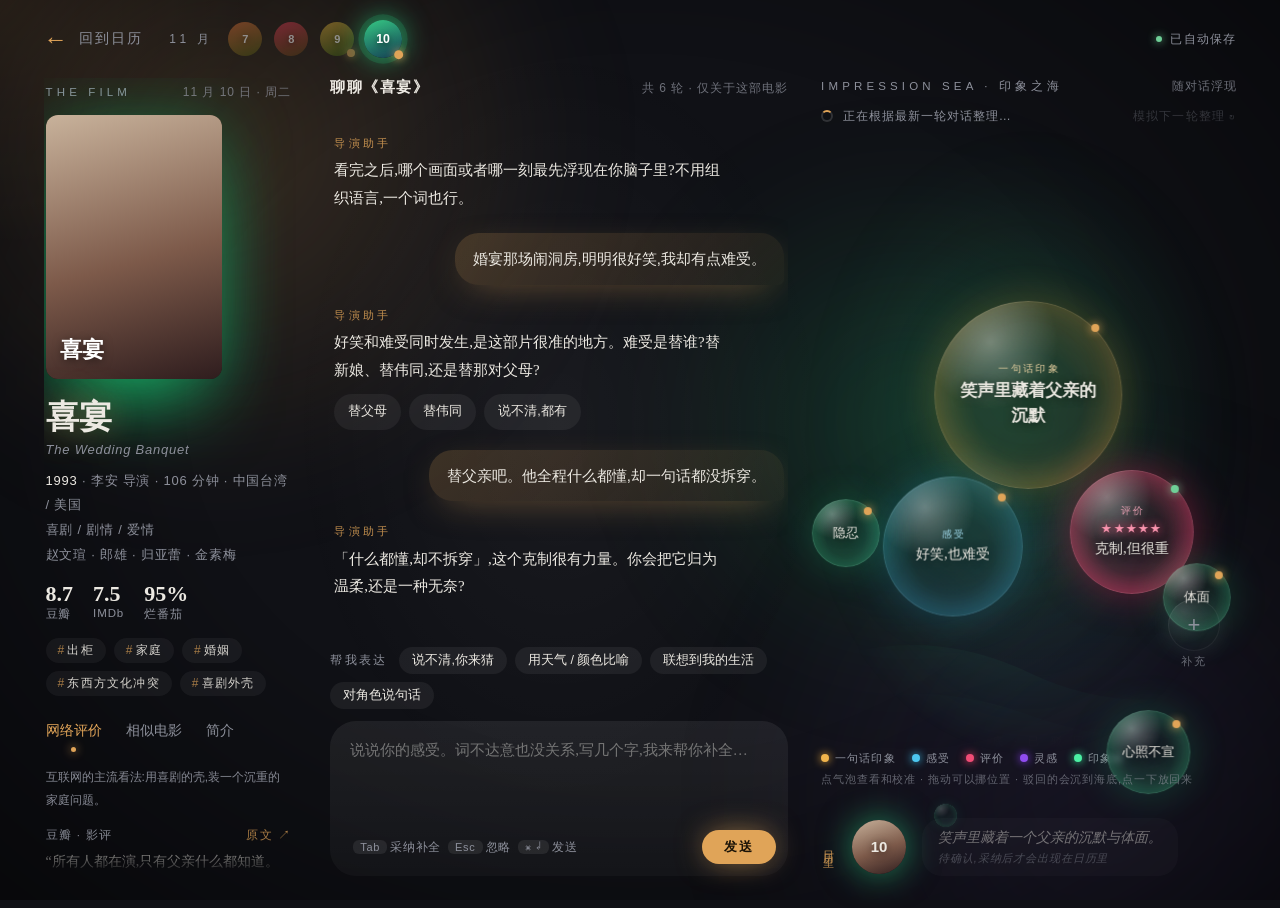
<file: design/mockup-movie-page.html>
<!doctype html>
<html lang="zh-CN" data-theme="midnight">
<head>
<meta charset="utf-8">
<meta name="viewport" content="width=device-width,initial-scale=1">
<title>电影独立页 · 设计稿 v2</title>
<style>
  :root { --bg:#101116; --text:#ece9e2; --muted:#8d909b; --accent:#e0a458; --accent-text:#e0a458; --glow1:rgba(224,164,88,.2); --glow2:rgba(120,90,200,.14); --h:152; --serif:"Songti SC","Noto Serif SC","STSong",serif; --sans:-apple-system,"PingFang SC","Hiragino Sans GB",sans-serif; }
  * { box-sizing: border-box; }
  html { background: var(--bg); color: var(--text); }
  body { margin:0; min-height:100vh; font-family:var(--sans); overflow-x:hidden; }
  button { font:inherit; color:inherit; cursor:pointer; background:none; border:0; padding:0; }
  button:focus-visible, textarea:focus-visible { outline:2px solid var(--accent); outline-offset:3px; border-radius:8px; }
  ::-webkit-scrollbar { width:0; height:0; }

  /* ---- atmosphere: one continuous field, no panels ---- */
  .aurora { position:fixed; inset:0; pointer-events:none; overflow:hidden; }
  .aurora i { position:absolute; border-radius:50%; filter:blur(50px); will-change:transform; }
  .aurora i:nth-child(1) { left:-14vmax; top:-20vmax; width:62vmax; height:62vmax; background:radial-gradient(circle,var(--glow1),transparent 66%); animation:d1 28s ease-in-out infinite alternate; }
  .aurora i:nth-child(2) { right:-18vmax; bottom:-24vmax; width:64vmax; height:64vmax; background:radial-gradient(circle,var(--glow2),transparent 66%); animation:d2 34s ease-in-out infinite alternate; }
  .aurora i:nth-child(3) { right:6vmax; top:10vmax; width:46vmax; height:46vmax; background:radial-gradient(circle,hsl(var(--h) 65% 45% / .20),transparent 66%); animation:d3 40s ease-in-out infinite alternate; }
  @keyframes d1 { to { transform:translate(14vmax,10vmax) scale(1.15); } }
  @keyframes d2 { to { transform:translate(-12vmax,-9vmax) scale(1.2); } }
  @keyframes d3 { to { transform:translate(-18vmax,12vmax) scale(.85); } }
  .cursor { position:fixed; left:0; top:0; width:520px; height:520px; margin:-260px 0 0 -260px; border-radius:50%; pointer-events:none; background:radial-gradient(circle,var(--glow1),transparent 66%); mix-blend-mode:screen; opacity:.5; transition:transform .5s cubic-bezier(.2,.7,.2,1); }
  .vig { position:fixed; inset:0; pointer-events:none; background:radial-gradient(ellipse at 50% 45%,transparent 50%,rgba(0,0,0,.5) 100%); }

  .page { position:relative; z-index:1; height:100vh; padding:0 clamp(20px,3.4vw,56px) 24px; display:flex; flex-direction:column; }

  /* ---- top: collapsed calendar ---- */
  .top { display:flex; align-items:center; gap:26px; padding:22px 0 12px; }
  .back { display:flex; align-items:center; gap:10px; font-size:14px; letter-spacing:.14em; color:var(--muted); transition:color .3s; }
  .back:hover { color:var(--accent-text); }
  .back b { font-family:var(--serif); font-size:24px; font-weight:400; color:var(--accent-text); }
  .strip { display:flex; align-items:center; gap:12px; }
  .strip .m { font-size:12px; letter-spacing:.3em; color:var(--muted); margin-right:4px; }
  .mini { position:relative; width:34px; height:34px; border-radius:50%; display:grid; place-items:center; font-size:11px; color:#fff; font-weight:600; background:linear-gradient(160deg,hsl(var(--h) 58% 50%),hsl(calc(var(--h) + 50) 62% 20%)); opacity:.5; transition:opacity .3s, transform .3s; text-shadow:0 1px 6px rgba(0,0,0,.6); }
  .mini:hover { opacity:1; transform:scale(1.12); }
  .mini.cur { opacity:1; transform:scale(1.12); box-shadow:0 0 26px hsl(var(--h) 85% 55% / .7), 0 0 0 5px hsl(var(--h) 85% 55% / .14); }
  .mini .dot { position:absolute; right:-1px; bottom:-1px; width:8px; height:8px; border-radius:50%; background:var(--accent); box-shadow:0 0 8px var(--accent); }
  .sp { flex:1; }
  .saved { font-size:12px; color:var(--muted); letter-spacing:.1em; display:flex; align-items:center; gap:8px; }
  .saved i { width:6px; height:6px; border-radius:50%; background:#6fcf97; box-shadow:0 0 8px #6fcf97; }

  /* ---- three columns, separated by space and light only ---- */
  .cols { flex:1; min-height:0; display:grid; grid-template-columns:minmax(250px,.72fr) minmax(430px,1.3fr) minmax(340px,1.18fr); gap:clamp(18px,2.6vw,44px); padding-top:10px; }
  .col { min-width:0; min-height:0; display:flex; flex-direction:column; }
  .h { display:flex; align-items:baseline; justify-content:space-between; margin:0 0 14px; font-size:11.5px; letter-spacing:.36em; color:var(--muted); }
  .h em { font-style:normal; letter-spacing:.08em; font-size:12px; opacity:.75; }

  /* ---- 1 film ---- */
  .film { overflow-y:auto; padding:6px 6px 36px 2px; -webkit-mask-image:linear-gradient(to bottom,#000 calc(100% - 40px),transparent); mask-image:linear-gradient(to bottom,#000 calc(100% - 40px),transparent); }
  .cover { flex:none; width:100%; max-width:176px; aspect-ratio:2/3; border-radius:12px; padding:14px; display:flex; align-items:flex-end; font-family:var(--serif); font-weight:700; font-size:22px; color:#fff; text-shadow:0 2px 10px rgba(0,0,0,.5);
    background:linear-gradient(165deg,#c8b29b,#7d5a4a 55%,#2f1d1e); box-shadow:0 40px 80px -24px hsl(var(--h) 85% 50% / .7), 0 0 70px hsl(var(--h) 85% 50% / .25); }
  .ftitle { margin:20px 0 0; font-family:var(--serif); font-size:clamp(28px,2.6vw,40px); font-weight:700; line-height:1.1; text-shadow:0 0 34px color-mix(in srgb,var(--accent) 45%,transparent); }
  .en { margin:6px 0 0; font-size:13px; color:var(--muted); letter-spacing:.06em; font-style:italic; }
  .meta { margin:12px 0 0; font-size:13px; color:var(--muted); letter-spacing:.06em; line-height:1.9; }
  .meta b { color:var(--text); font-weight:500; }
  .score { display:flex; gap:20px; margin:14px 0 0; font-size:11.5px; color:var(--muted); letter-spacing:.08em; }
  .score b { display:block; font-family:var(--serif); font-size:22px; color:var(--text); font-weight:600; letter-spacing:0; }
  .kw { margin:16px 0 0; display:flex; flex-wrap:wrap; gap:8px; }
  .kw span { padding:4px 12px; font-size:12px; letter-spacing:.1em; border-radius:99px; background:rgba(255,255,255,.055); color:var(--text); opacity:.9; }
  .kw span::before { content:"#"; color:var(--accent-text); margin-right:2px; opacity:.8; }
  .tabs { margin:26px 0 0; display:flex; gap:24px; font-size:14px; letter-spacing:.1em; }
  .tabs button { color:var(--muted); transition:color .3s; }
  .tabs button::after { content:""; display:block; width:5px; height:5px; margin:7px auto 0; border-radius:50%; background:var(--accent); box-shadow:0 0 10px var(--accent); opacity:0; transition:opacity .3s; }
  .tabs button[aria-selected=true] { color:var(--accent-text); }
  .tabs button[aria-selected=true]::after { opacity:1; }
  .pane { padding-top:14px; font-size:13.5px; line-height:1.85; opacity:.94; }
  .pane[hidden] { display:none; }
  .web { padding:10px 0 14px; }
  .web .src { display:flex; justify-content:space-between; font-size:11.5px; letter-spacing:.12em; color:var(--muted); margin-bottom:4px; }
  .web .src a { color:var(--accent-text); text-decoration:none; opacity:.8; }
  .web q { quotes:"“" "”"; font-family:var(--serif); font-size:14px; line-height:1.75; }
  .sims { display:grid; grid-template-columns:repeat(3,1fr); gap:12px; }
  .sim { text-align:left; }
  .sim .p { aspect-ratio:2/3; border-radius:10px; margin-bottom:6px; background:linear-gradient(160deg,hsl(var(--sh) 40% 40%),hsl(calc(var(--sh) + 40) 45% 14%)); box-shadow:0 14px 30px -14px hsl(var(--sh) 70% 50% / .6); transition:transform .4s; }
  .sim:hover .p { transform:translateY(-5px); }
  .sim b { display:block; font-size:12.5px; font-weight:500; }
  .sim span { font-size:11px; color:var(--muted); line-height:1.5; display:block; }

  /* ---- 2 chat: no card, just a soft pool of light ---- */
  .chat { position:relative; }
  .chat::before { content:""; position:absolute; inset:-6% -8% -4%; pointer-events:none; background:radial-gradient(ellipse 70% 60% at 50% 45%,rgba(255,255,255,.045),transparent 72%); }
  .chat > * { position:relative; }
  .chat .h span b { color:var(--text); font-family:var(--serif); letter-spacing:.1em; font-size:15px; font-weight:600; }
  .msgs { flex:1; min-height:0; overflow:auto; padding:22px 4px 22px; display:flex; flex-direction:column; gap:20px;
    -webkit-mask-image:linear-gradient(to bottom,transparent,#000 26px,#000 calc(100% - 26px),transparent); mask-image:linear-gradient(to bottom,transparent,#000 26px,#000 calc(100% - 26px),transparent); }
  .m { max-width:88%; font-size:15px; line-height:1.85; border-radius:22px; transition:background .4s, box-shadow .4s; }
  .m.ai { font-family:var(--serif); }
  .m.ai::before { content:"导演助手"; display:block; font-family:var(--sans); font-size:11px; letter-spacing:.3em; color:var(--accent-text); margin-bottom:4px; opacity:.85; }
  .m.me { align-self:flex-end; padding:12px 18px; background:linear-gradient(135deg,color-mix(in srgb,var(--accent) 20%,transparent),color-mix(in srgb,var(--accent) 7%,transparent)); border-radius:24px 24px 6px 24px; box-shadow:0 10px 36px -14px color-mix(in srgb,var(--accent) 50%,transparent); }
  .m.hl { background:color-mix(in srgb,var(--accent) 16%,transparent); box-shadow:0 0 44px color-mix(in srgb,var(--accent) 45%,transparent); padding:8px 14px; margin:-8px -14px; }
  .m.me.hl { padding:12px 18px; margin:0; background:linear-gradient(135deg,color-mix(in srgb,var(--accent) 36%,transparent),color-mix(in srgb,var(--accent) 14%,transparent)); }
  .asks { display:flex; flex-wrap:wrap; gap:8px; margin-top:10px; }
  .chip, .asks button, .helpers button, .words button { font-family:var(--sans); font-size:12.5px; padding:6px 14px; border-radius:99px; background:rgba(255,255,255,.06); color:var(--text); transition:background .25s, color .25s, box-shadow .25s; }
  .chip:hover, .asks button:hover, .helpers button:hover, .words button:hover { background:color-mix(in srgb,var(--accent) 22%,transparent); color:var(--accent-text); box-shadow:0 0 22px -4px color-mix(in srgb,var(--accent) 60%,transparent); }

  .compose { position:relative; padding-top:6px; }
  .helpers { display:flex; gap:8px; flex-wrap:wrap; margin-bottom:12px; align-items:center; }
  .helpers .lab { font-size:11.5px; letter-spacing:.2em; color:var(--muted); margin-right:4px; }
  .helpers button { padding:5px 13px; }
  .box { position:relative; border-radius:26px; background:linear-gradient(180deg,rgba(255,255,255,.07),rgba(255,255,255,.03)); transition:box-shadow .4s, background .4s; }
  .box:focus-within { background:linear-gradient(180deg,rgba(255,255,255,.09),rgba(255,255,255,.04)); box-shadow:0 0 70px -12px color-mix(in srgb,var(--accent) 45%,transparent), inset 0 0 0 1px color-mix(in srgb,var(--accent) 35%,transparent); }
  .ghost, #inp { margin:0; width:100%; padding:16px 20px 6px; font:inherit; font-size:15px; line-height:1.85; font-family:var(--serif); white-space:pre-wrap; word-break:break-all; border:0; background:transparent; resize:none; min-height:96px; }
  .ghost { position:absolute; inset:0; color:transparent; pointer-events:none; }
  .ghost i { font-style:normal; color:var(--muted); opacity:.7; }
  #inp { position:relative; color:var(--text); outline:0; display:block; }
  .bar { display:flex; align-items:center; justify-content:space-between; padding:4px 12px 12px 20px; font-size:12px; color:var(--muted); letter-spacing:.06em; }
  .bar kbd { font:inherit; font-size:11px; padding:1px 7px; border-radius:6px; background:rgba(255,255,255,.08); margin:0 3px; }
  .send { padding:8px 22px; border-radius:99px; background:var(--accent); color:#1a1307; font-weight:600; font-size:13px; letter-spacing:.14em; box-shadow:0 0 30px -4px color-mix(in srgb,var(--accent) 70%,transparent); transition:filter .3s; }
  .send:hover { filter:brightness(1.12); }
  .sug { margin:0 0 12px; border-radius:24px; background:rgba(22,23,31,.78); backdrop-filter:blur(22px); box-shadow:0 30px 70px -16px rgba(0,0,0,.75), 0 0 50px -10px color-mix(in srgb,var(--accent) 30%,transparent); overflow:hidden; padding:6px; }
  .sug[hidden] { display:none; }
  .sug .sh { padding:8px 14px 6px; font-size:11px; letter-spacing:.26em; color:var(--muted); display:flex; justify-content:space-between; }
  .sug > button[data-v] { display:block; width:100%; text-align:left; padding:10px 14px; border-radius:16px; font-family:var(--serif); font-size:14px; line-height:1.6; transition:background .2s; }
  .sug > button[data-v]:hover, .sug > button.act { background:color-mix(in srgb,var(--accent) 16%,transparent); }
  .sug button u { text-decoration:none; color:var(--muted); }
  .sug button em { float:right; font-family:var(--sans); font-style:normal; font-size:11px; color:var(--accent-text); letter-spacing:.1em; opacity:.85; }
  .words { display:flex; flex-wrap:wrap; gap:6px; padding:8px 12px 10px; }
  .words .lab { width:100%; font-size:11px; letter-spacing:.26em; color:var(--muted); }
  .words button { padding:3px 11px; }

  /* ---- 3 impression sea ---- */
  .sumcol { position:relative; }
  .status { display:flex; align-items:center; gap:10px; font-size:12px; color:var(--muted); letter-spacing:.08em; margin:-4px 0 6px; min-height:22px; }
  .status .spin { flex:none; width:12px; height:12px; border-radius:50%; border:2px solid rgba(255,255,255,.14); border-top-color:var(--accent-text); animation:sp 1s linear infinite; }
  .status.done .spin { animation:none; border-color:#6fcf97; background:#6fcf97; box-shadow:0 0 10px #6fcf97; }
  .status .again { margin-left:auto; font-size:11.5px; letter-spacing:.1em; color:var(--muted); opacity:.75; transition:color .3s, opacity .3s; }
  .status .again:hover:not(:disabled) { color:var(--accent-text); opacity:1; }
  .status .again:disabled { opacity:.3; cursor:default; }
  @keyframes sp { to { transform:rotate(360deg); } }

  .seawrap { position:relative; flex:1; min-height:380px; }
  .seabg { position:absolute; inset:-2% -6%; pointer-events:none; overflow:hidden;
    background:radial-gradient(ellipse 80% 70% at 50% 42%,hsl(var(--h) 60% 42% / .20),transparent 72%), linear-gradient(to bottom,transparent 55%,hsl(var(--h) 60% 38% / .16));
    -webkit-mask-image:radial-gradient(closest-side,#000 34%,transparent 100%); mask-image:radial-gradient(closest-side,#000 34%,transparent 100%); }
  .wave { position:absolute; left:0; bottom:0; width:200%; height:26%; fill:hsl(var(--h) 65% 55% / .10); animation:wv 22s linear infinite; }
  .wave.w2 { height:20%; fill:hsl(var(--h) 70% 60% / .09); animation-duration:34s; animation-direction:reverse; bottom:-2%; }
  @keyframes wv { to { transform:translateX(-50%); } }
  .dust { position:absolute; bottom:-12px; width:4px; height:4px; border-radius:50%; background:hsl(var(--h) 80% 80% / .6); box-shadow:0 0 10px hsl(var(--h) 85% 70% / .7); animation:rise linear infinite; opacity:0; }
  @keyframes rise { 0% { transform:translate(0,0); opacity:0; } 12% { opacity:.8; } 100% { transform:translate(var(--dx),-80vh); opacity:0; } }
  .sink { position:absolute; left:0; right:0; bottom:6px; text-align:center; font-size:10.5px; letter-spacing:.4em; color:var(--muted); opacity:.3; pointer-events:none; }

  .bubbles { position:absolute; inset:0; }
  .bub { position:absolute; left:0; top:0; width:calc(var(--r) * 2); height:calc(var(--r) * 2); cursor:grab; touch-action:none; user-select:none; will-change:transform; opacity:0; transition:opacity 1.2s; }
  .bub.show { opacity:1; }
  .bub.drag { cursor:grabbing; z-index:3; }
  .bub .in { position:absolute; inset:0; border-radius:50%; display:flex; flex-direction:column; align-items:center; justify-content:center; text-align:center; gap:3px; padding:calc(var(--r) * .2);
    --k:1;
    background:radial-gradient(circle at 30% 22%,rgba(255,255,255,.34),rgba(255,255,255,0) 34%), radial-gradient(circle at 50% 56%,hsl(var(--bh) 70% 60% / calc(.06 * var(--k))) 38%,hsl(var(--bh) 85% 62% / calc(.30 * var(--k))) 100%);
    box-shadow:inset 0 0 0 1px hsl(var(--bh) 80% 85% / .13), inset 0 -12px 32px hsl(var(--bh) 85% 60% / calc(.20 * var(--k))), 0 0 40px hsl(var(--bh) 90% 55% / calc(.20 * var(--k)));
    backdrop-filter:blur(3px); transition:scale .8s cubic-bezier(.2,.7,.2,1), opacity .8s, filter .4s;
    animation:bob 7s ease-in-out infinite, morph 12s ease-in-out infinite; animation-delay:var(--d), var(--d); }
  .bub.ok .in, .bub.edit .in { --k:1.9; }
  .bub.draft .in { animation:bob 7s ease-in-out infinite, morph 12s ease-in-out infinite, breathe 3.4s ease-in-out infinite; animation-delay:var(--d), var(--d), var(--d); }
  .bub:hover .in, .bub.glow .in { filter:brightness(1.3) saturate(1.2); }
  @keyframes bob { 50% { transform:scale(1.035); } }
  @keyframes breathe { 50% { box-shadow:inset 0 0 0 1px hsl(var(--bh) 80% 85% / .28), inset 0 -12px 32px hsl(var(--bh) 85% 60% / .3), 0 0 60px hsl(var(--bh) 90% 55% / .38); } }
  @keyframes morph { 0%,100% { border-radius:50%; } 33% { border-radius:53% 47% 46% 54% / 48% 54% 46% 52%; } 66% { border-radius:47% 53% 54% 46% / 53% 46% 54% 47%; } }
  .bub small { font-size:10px; letter-spacing:.24em; color:hsl(var(--bh) 85% 82%); opacity:.9; text-indent:.24em; }
  .bub span { font-family:var(--serif); font-size:14px; line-height:1.45; color:var(--text); text-shadow:0 1px 10px rgba(0,0,0,.45); }
  .bub .bst { font-size:11px; letter-spacing:.12em; color:hsl(var(--bh) 90% 78%); text-shadow:0 0 10px hsl(var(--bh) 90% 60%); }
  .bub .bst:empty { display:none; }
  .k-one span { font-size:17px; font-weight:600; }
  .k-word span { font-size:12.5px; }
  .k-word small { display:none; }
  .bub .dot { position:absolute; right:calc(var(--r) * .24); top:calc(var(--r) * .24); width:8px; height:8px; border-radius:50%; pointer-events:none; transition:background .3s; }
  .bub.draft .dot { background:var(--accent); box-shadow:0 0 10px var(--accent); animation:blink 1.8s ease-in-out infinite; }
  .bub.ok .dot { background:#6fcf97; box-shadow:0 0 10px #6fcf97; }
  .bub.edit .dot { background:#8fb4ff; box-shadow:0 0 10px #8fb4ff; }
  @keyframes blink { 50% { opacity:.25; } }
  .bub.rej { pointer-events:none; }
  .bub.rej .in { pointer-events:auto; scale:.34; opacity:.5; cursor:pointer; animation:bob 7s ease-in-out infinite; }
  .bub.rej .in * { opacity:0; }
  .bub.rej .in::after { content:"↺"; position:absolute; inset:0; display:grid; place-items:center; font-size:56px; color:var(--text); opacity:0; transition:opacity .3s; }
  .bub.rej:hover .in::after { opacity:.9; }
  .bub.rej .dot { display:none; }

  .addb { position:absolute; right:4%; bottom:15%; width:52px; height:52px; border-radius:50%; display:grid; place-items:center; font-size:22px; font-weight:300; color:var(--muted);
    background:radial-gradient(circle at 30% 24%,rgba(255,255,255,.14),rgba(255,255,255,.02) 60%); box-shadow:inset 0 0 0 1px rgba(255,255,255,.06), 0 0 30px -6px rgba(255,255,255,.14); animation:flt 8s ease-in-out infinite; transition:color .3s, box-shadow .3s; }
  .addb:hover { color:var(--accent-text); box-shadow:inset 0 0 0 1px color-mix(in srgb,var(--accent) 40%,transparent), 0 0 40px -4px color-mix(in srgb,var(--accent) 60%,transparent); }
  .addb small { position:absolute; top:100%; margin-top:4px; font-size:10.5px; letter-spacing:.2em; white-space:nowrap; opacity:.7; }
  @keyframes flt { 50% { transform:translate(-6px,-10px); } }

  .pop { position:absolute; z-index:6; width:276px; padding:18px 22px 12px; border-radius:30px; --bh:200;
    background:radial-gradient(120% 110% at 15% 0%,hsl(var(--bh) 60% 42% / .34),rgba(18,19,26,.84) 62%); backdrop-filter:blur(22px);
    box-shadow:0 30px 80px -20px rgba(0,0,0,.75), 0 0 60px hsl(var(--bh) 85% 55% / .20), inset 0 0 0 1px rgba(255,255,255,.07);
    opacity:0; transform:translateY(8px) scale(.95); pointer-events:none; transition:opacity .25s, transform .4s cubic-bezier(.2,.7,.2,1); }
  .pop.open { opacity:1; transform:none; pointer-events:auto; }
  .pk { display:flex; justify-content:space-between; align-items:center; font-size:11px; letter-spacing:.3em; color:hsl(var(--bh) 85% 80%); margin-bottom:8px; }
  .tg { font-style:normal; font-size:10.5px; letter-spacing:.1em; padding:2px 10px; border-radius:99px; }
  .tg.draft { color:var(--accent-text); background:color-mix(in srgb,var(--accent) 16%,transparent); }
  .tg.ok { color:#6fcf97; background:rgba(111,207,151,.14); }
  .tg.edit { color:#8fb4ff; background:rgba(143,180,255,.14); }
  .pstars { margin:0 0 4px; font-size:19px; letter-spacing:.2em; }
  .pstars span { cursor:pointer; color:rgba(255,255,255,.2); transition:color .2s, text-shadow .2s; }
  .pstars span.on { color:var(--accent-text); text-shadow:0 0 12px var(--accent); }
  .pt { font-family:var(--serif); font-size:15px; line-height:1.8; outline:0; border-radius:10px; min-height:1.8em; }
  .pt[contenteditable=true] { background:rgba(255,255,255,.07); padding:4px 10px; margin:0 -10px; box-shadow:0 0 30px -8px hsl(var(--bh) 85% 60% / .5); }
  .ps { margin-top:8px; font-size:11.5px; color:var(--muted); letter-spacing:.06em; }
  .ps button { color:var(--accent-text); opacity:.9; margin-left:8px; }
  .ps button:hover { text-decoration:underline; }
  .pa { display:flex; gap:4px; margin:12px -10px 0; font-size:12.5px; letter-spacing:.1em; }
  .pa button { padding:5px 14px; border-radius:99px; color:var(--muted); transition:color .25s, background .25s; }
  .pa .y:hover { color:#6fcf97; background:rgba(111,207,151,.12); } .pa .e:hover { color:#8fb4ff; background:rgba(143,180,255,.12); } .pa .n:hover { color:#ff8b8b; background:rgba(255,123,123,.12); }
  .pa [hidden] { display:none; }

  .legend { display:flex; flex-wrap:wrap; gap:6px 16px; margin-top:8px; font-size:11px; letter-spacing:.1em; color:var(--muted); }
  .legend i { display:inline-block; width:8px; height:8px; border-radius:50%; margin-right:6px; background:hsl(var(--bh) 85% 62%); box-shadow:0 0 8px hsl(var(--bh) 90% 60%); }
  .hint { margin-top:6px; font-size:11px; letter-spacing:.08em; color:var(--muted); opacity:.65; }

  .cal { margin-top:14px; display:flex; align-items:center; gap:16px; padding:6px 0 0; }
  .cal .k { font-size:11px; letter-spacing:.3em; color:var(--accent-text); writing-mode:vertical-rl; opacity:.85; }
  .cal .orb { flex:none; width:54px; height:54px; border-radius:50%; display:grid; place-items:center; font-size:15px; font-weight:600; text-shadow:0 1px 8px rgba(0,0,0,.6); background:linear-gradient(160deg,#c8b29b,#7d5a4a 55%,#2f1d1e); box-shadow:0 0 34px hsl(var(--h) 80% 55% / .55); }
  .cal .tip { font-family:var(--serif); font-size:14px; line-height:1.7; padding:8px 16px; border-radius:20px; background:rgba(255,255,255,.06); transition:opacity .4s; }
  .cal .tip.faint { opacity:.45; font-style:italic; }
  .cal .tip small { display:block; font-family:var(--sans); font-size:11px; color:var(--muted); letter-spacing:.08em; }

  @media (max-width:1180px) {
    .page { height:auto; min-height:100vh; } .cols { grid-template-columns:1fr; } .strip { display:none; }
    .film { overflow:visible; -webkit-mask-image:none; mask-image:none; } .chat { height:78vh; } .seawrap { min-height:520px; }
  }
  @media (prefers-reduced-motion:reduce) { *, *::before, *::after { animation:none !important; transition:none !important; } }
</style>
</head>
<body>
<div class="aurora"><i></i><i></i><i></i></div>
<div class="vig"></div>
<div class="cursor" id="cursor"></div>

<div class="page">

  <!-- 顶部:日历收起,只留本月的小圆球 -->
  <header class="top">
    <button class="back" title="回到日历"><b>←</b> 回到日历</button>
    <div class="strip" aria-label="本月观影,点击切换">
      <span class="m">11 月</span>
      <button class="mini" style="--h:20">7</button>
      <button class="mini" style="--h:350">8</button>
      <button class="mini" style="--h:42">9<i class="dot"></i></button>
      <button class="mini cur" style="--h:152">10<i class="dot"></i></button>
    </div>
    <span class="sp"></span>
    <span class="saved"><i></i>已自动保存</span>
  </header>

  <main class="cols">

    <!-- ① 电影本身 -->
    <section class="col film" aria-label="电影信息">
      <p class="h"><span>THE FILM</span><em>11 月 10 日 · 周二</em></p>
      <div class="cover">喜宴</div>
      <h1 class="ftitle">喜宴</h1>
      <p class="en">The Wedding Banquet</p>
      <p class="meta"><b>1993</b> · 李安 导演 · 106 分钟 · 中国台湾 / 美国<br>喜剧 / 剧情 / 爱情<br>赵文瑄 · 郎雄 · 归亚蕾 · 金素梅</p>
      <div class="score"><div><b>8.7</b>豆瓣</div><div><b>7.5</b>IMDb</div><div><b>95%</b>烂番茄</div></div>
      <div class="kw"><span>出柜</span><span>家庭</span><span>婚姻</span><span>东西方文化冲突</span><span>喜剧外壳</span></div>

      <div class="tabs" role="tablist">
        <button role="tab" aria-selected="true" data-p="p1">网络评价</button>
        <button role="tab" aria-selected="false" data-p="p2">相似电影</button>
        <button role="tab" aria-selected="false" data-p="p3">简介</button>
      </div>
      <div class="pane" id="p1">
        <p style="margin:0 0 4px;color:var(--muted);font-size:12px">互联网的主流看法:用喜剧的壳,装一个沉重的家庭问题。</p>
        <div class="web"><div class="src"><span>豆瓣 · 影评</span><a href="#">原文 ↗</a></div><q>所有人都在演,只有父亲什么都知道。最动人的是那句没说出口的话。</q></div>
        <div class="web"><div class="src"><span>Letterboxd</span><a href="#">原文 ↗</a></div><q>A comedy of manners that quietly breaks your heart in the last ten minutes.</q></div>
        <div class="web"><div class="src"><span>影评人 · 长评</span><a href="#">原文 ↗</a></div><q>李安的「父亲三部曲」中最轻盈的一部,却把代际沉默拍得最重。</q></div>
      </div>
      <div class="pane" id="p2" hidden>
        <div class="sims">
          <button class="sim" style="--sh:200"><div class="p"></div><b>饮食男女</b><span>同导演 · 家庭餐桌</span></button>
          <button class="sim" style="--sh:340"><div class="p"></div><b>春光乍泄</b><span>情感的另一种出口</span></button>
          <button class="sim" style="--sh:90"><div class="p"></div><b>推手</b><span>父亲三部曲</span></button>
        </div>
      </div>
      <div class="pane" id="p3" hidden>台北的同志房东为了应付父母催婚,与房客假结婚。父母远渡重洋赶来筹办婚宴,一场荒诞的戏越演越真。</div>
    </section>

    <!-- ② 与 agent 对话 -->
    <section class="col chat" aria-label="对话">
      <p class="h"><span><b>聊聊《喜宴》</b></span><em>共 6 轮 · 仅关于这部电影</em></p>
      <div class="msgs" id="msgs">
        <div class="m ai" data-id="a1">看完之后,哪个画面或者哪一刻最先浮现在你脑子里?不用组织语言,一个词也行。</div>
        <div class="m me" data-id="u1">婚宴那场闹洞房,明明很好笑,我却有点难受。</div>
        <div class="m ai" data-id="a2">好笑和难受同时发生,是这部片很准的地方。难受是替谁?替新娘、替伟同,还是替那对父母?
          <div class="asks"><button>替父母</button><button>替伟同</button><button>说不清,都有</button></div></div>
        <div class="m me" data-id="u2">替父亲吧。他全程什么都懂,却一句话都没拆穿。</div>
        <div class="m ai" data-id="a3">「什么都懂,却不拆穿」,这个克制很有力量。你会把它归为温柔,还是一种无奈?</div>
      </div>

      <div class="compose">
        <div class="sug" id="sug" hidden>
          <div class="sh"><span>这样说可以吗?</span><span>↑↓ 选择 · Tab 采纳</span></div>
          <button class="act" data-v="像一种说不出口的温柔,他选择装作不知道,把体面留给了所有人。"><u>温柔,</u>像一种说不出口的温柔,他选择装作不知道…<em>续写</em></button>
          <button data-v="更像无奈。他不是看不懂,是不敢看懂,拆穿了这个家就散了。"><u>温柔,</u>更像无奈,他不是看不懂,是不敢看懂…<em>换个角度</em></button>
          <button data-v="温柔和无奈本来就分不开,爱到最后常常只剩下沉默。"><u>温柔,</u>温柔和无奈本来就分不开…<em>更抒情</em></button>
          <div class="words"><span class="lab">也许你想说的词</span>
            <button>隐忍</button><button>体面</button><button>心照不宣</button><button>钝痛</button><button>酸涩的喜感</button><button>沉默的爱</button></div>
        </div>
        <div class="helpers">
          <span class="lab">帮我表达</span>
          <button data-help="我说不清,但大概是这种感觉:">说不清,你来猜</button>
          <button data-help="如果用一个天气形容这部电影,它是">用天气 / 颜色比喻</button>
          <button data-help="这部电影让我想到我自己的">联想到我的生活</button>
          <button data-help="我想对其中一个角色说:">对角色说句话</button>
        </div>
        <div class="box">
          <pre class="ghost" id="ghost" aria-hidden="true"></pre>
          <textarea id="inp" rows="3" placeholder="说说你的感受。词不达意也没关系,写几个字,我来帮你补全…" aria-label="输入你的感受"></textarea>
          <div class="bar"><span><kbd>Tab</kbd>采纳补全 <kbd>Esc</kbd>忽略 <kbd>⌘ ↵</kbd>发送</span><button class="send" id="send">发送</button></div>
        </div>
      </div>
    </section>

    <!-- ③ 印象之海 -->
    <section class="col sumcol" aria-label="我的印象">
      <p class="h"><span>IMPRESSION SEA · 印象之海</span><em>随对话浮现</em></p>
      <div class="status" id="status"><i class="spin"></i><span id="stxt">正在根据最新一轮对话整理…</span><button class="again" id="again" disabled>模拟下一轮整理 ↻</button></div>

      <div class="seawrap" id="seawrap">
        <div class="seabg" id="seabg">
          <svg class="wave" viewBox="0 0 1200 120" preserveAspectRatio="none"><path d="M0 60 Q150 20 300 60 T600 60 T900 60 T1200 60 V120 H0Z"/></svg>
          <svg class="wave w2" viewBox="0 0 1200 120" preserveAspectRatio="none"><path d="M0 70 Q150 30 300 70 T600 70 T900 70 T1200 70 V120 H0Z"/></svg>
          <div class="sink">沉 底 · 已 驳 回</div>
        </div>
        <div class="bubbles" id="bubbles"></div>
        <button class="addb" id="addb" aria-label="补充一条我自己的印象">+<small>补充</small></button>
        <div class="pop" id="pop" role="dialog" aria-label="印象详情"></div>
      </div>

      <div class="legend">
        <span style="--bh:38"><i></i>一句话印象</span><span style="--bh:195"><i></i>感受</span><span style="--bh:345"><i></i>评价</span><span style="--bh:265"><i></i>灵感</span><span style="--bh:152"><i></i>印象词</span>
      </div>
      <p class="hint">点气泡查看和校准 · 拖动可以挪位置 · 驳回的会沉到海底,点一下放回来</p>

      <div class="cal">
        <span class="k">日历里</span>
        <div class="orb">10</div>
        <div class="tip faint" id="calText">还没有写下感受</div>
      </div>
    </section>

  </main>
</div>

<script>
  const $ = s => document.querySelector(s), $$ = s => [...document.querySelectorAll(s)];
  const reduce = matchMedia('(prefers-reduced-motion: reduce)').matches;

  // 氛围:光晕跟随鼠标
  addEventListener('pointermove', e => { $('#cursor').style.transform = `translate(${e.clientX}px,${e.clientY}px)`; });

  // 左栏页签
  $$('.tabs button').forEach(b => b.onclick = () => {
    $$('.tabs button').forEach(x => x.setAttribute('aria-selected', x === b));
    $$('.pane').forEach(p => p.hidden = p.id !== b.dataset.p);
  });

  /* ================= 对话输入补全 ================= */
  const inp = $('#inp'), ghost = $('#ghost'), sug = $('#sug');
  let cands = [], idx = 0;
  function renderSug() {
    const v = inp.value;
    const show = v.trim().length > 0 && /温柔|无奈|说不清|难受/.test(v);
    sug.hidden = !show;
    cands = $$('#sug > button[data-v]');
    if (!show) { ghost.innerHTML = ''; return; }
    cands.forEach((c, i) => c.classList.toggle('act', i === idx));
    ghost.innerHTML = '';
    ghost.append(document.createTextNode(v));
    const i = document.createElement('i'); i.textContent = cands[idx].dataset.v; ghost.append(i);
  }
  function accept() { if (sug.hidden) return false; inp.value += cands[idx].dataset.v; idx = 0; sug.hidden = true; ghost.innerHTML = ''; return true; }
  inp.addEventListener('input', () => { idx = 0; renderSug(); });
  inp.addEventListener('keydown', e => {
    if ((e.metaKey || e.ctrlKey) && e.key === 'Enter') { e.preventDefault(); send(); return; }
    if (sug.hidden) return;
    if (e.key === 'Tab') { e.preventDefault(); accept(); }
    else if (e.key === 'Escape') { sug.hidden = true; ghost.innerHTML = ''; }
    else if (e.key === 'ArrowDown') { e.preventDefault(); idx = (idx + 1) % cands.length; renderSug(); }
    else if (e.key === 'ArrowUp') { e.preventDefault(); idx = (idx - 1 + cands.length) % cands.length; renderSug(); }
  });
  $$('#sug > button[data-v]').forEach((b, i) => b.onclick = () => { idx = i; accept(); inp.focus(); });
  $$('.words button').forEach(b => b.onclick = () => { inp.value += b.textContent; inp.focus(); renderSug(); });
  $$('.helpers button').forEach(b => b.onclick = () => { inp.value = b.dataset.help; inp.focus(); inp.setSelectionRange(inp.value.length, inp.value.length); renderSug(); });
  $$('.asks button').forEach(b => b.onclick = () => { inp.value = b.textContent + ','; inp.focus(); renderSug(); });

  /* 发送:追加一轮对话,并触发一次异步整理 */
  let turnSeq = 3;
  function send() {
    const v = inp.value.trim(); if (!v) return;
    const box = $('#msgs');
    const me = document.createElement('div'); me.className = 'm me'; me.dataset.id = 'u' + turnSeq++; me.textContent = v; bindMsg(me); box.append(me);
    inp.value = ''; ghost.innerHTML = ''; sug.hidden = true;
    const ai = document.createElement('div'); ai.className = 'm ai'; ai.textContent = '收到,我先记下这一点。想到别的也可以接着说。';
    setTimeout(() => { box.append(ai); box.scrollTo({ top: box.scrollHeight, behavior: 'smooth' }); }, 700);
    box.scrollTo({ top: box.scrollHeight, behavior: 'smooth' });
    summarize();
  }
  $('#send').onclick = send;

  /* ================= 印象之海 ================= */
  const wrap = $('#seawrap'), layer = $('#bubbles'), pop = $('#pop');
  const KIND = {
    one:  { label: '一句话印象', h: 38 },
    feel: { label: '感受', h: 195 },
    rate: { label: '评价', h: 345 },
    idea: { label: '灵感', h: 265 },
    word: { label: '印象词', h: 152 },
    mine: { label: '我的补充', h: 95 },
  };
  const STATE = { draft: '待确认', ok: '已采纳', edit: '已校准' };
  let W = 0, H = 0;
  const measure = () => { const r = wrap.getBoundingClientRect(); W = r.width; H = r.height; };
  addEventListener('resize', measure); measure();

  // 背景里缓缓上升的光点
  for (let i = 0; i < 16; i++) {
    const d = document.createElement('i'); d.className = 'dust';
    d.style.cssText = `left:${Math.random() * 100}%;--dx:${(Math.random() * 60 - 30).toFixed(0)}px;animation-duration:${(14 + Math.random() * 16).toFixed(1)}s;animation-delay:${(-Math.random() * 24).toFixed(1)}s;transform:scale(${(.6 + Math.random()).toFixed(2)})`;
    $('#seabg').append(d);
  }

  const turnLabel = id => { const n = $$('.m.me').findIndex(m => m.dataset.id === id); return n < 0 ? id : `第 ${n + 1} 轮`; };
  const short = t => { t = t.replace(/[。.!!]$/, ''); return t.length > 11 ? t.slice(0, 10) + '…' : t; };

  const bubbles = [];
  let cur = null, editing = false;

  function make(d, delay = 0, fromAddBtn = false) {
    const b = Object.assign({ st: 'draft', stars: 0, hl: '', gone: false, active: false, drag: false, freeze: null,
      p1: Math.random() * 6.28, p2: Math.random() * 6.28, w1: .16 + Math.random() * .16, w2: .14 + Math.random() * .16, amp: 12 + Math.random() * 10 }, d);
    b.x = (fromAddBtn ? W * .88 : b.hfx * W); b.y = fromAddBtn ? H * .82 : H + b.r + Math.random() * 50;
    const el = document.createElement('div');
    el.className = 'bub k-' + b.kind;
    el.style.setProperty('--r', b.r + 'px');
    el.style.setProperty('--bh', KIND[b.kind].h);
    el.style.setProperty('--d', (-Math.random() * 8).toFixed(1) + 's');
    el.innerHTML = '<div class="in"><small></small><div class="bst"></div><span></span></div><i class="dot"></i>';
    el.addEventListener('mouseenter', () => hlMsgs(b, true));
    el.addEventListener('mouseleave', () => hlMsgs(b, false));
    layer.append(el);
    b.el = el; bubbles.push(b); paint(b);
    setTimeout(() => { b.active = true; el.classList.add('show'); }, delay);
    return b;
  }
  function paint(b) {
    const el = b.el, k = KIND[b.kind];
    el.classList.remove('draft', 'ok', 'edit', 'rej'); el.classList.add(b.st);
    el.querySelector('small').textContent = k.label;
    el.querySelector('span').textContent = b.s;
    el.querySelector('.bst').textContent = b.kind === 'rate' ? '★'.repeat(b.stars) + '☆'.repeat(5 - b.stars) : '';
    el.title = b.st === 'rej' ? '已驳回,点击放回' : '';
  }
  const hlMsgs = (b, on) => b.hl.split(',').filter(Boolean).forEach(id => document.querySelector(`.m[data-id="${id}"]`)?.classList.toggle('hl', on));
  function bindMsg(m) {
    m.addEventListener('mouseenter', () => bubbles.forEach(b => b.hl.split(',').includes(m.dataset.id) && b.el.classList.add('glow')));
    m.addEventListener('mouseleave', () => bubbles.forEach(b => b.el.classList.remove('glow')));
  }
  $$('.m.me').forEach(bindMsg);

  // 物理:每个气泡围绕自己的"家"漂移,互相轻推,不会重叠
  const clamp = (v, a, b) => Math.min(Math.max(v, a), b);
  function tick(now) {
    const t = now / 1000;
    const live = bubbles.filter(b => b.active && !b.gone);
    for (const b of live) {
      if (b.drag) continue;
      let tx, ty;
      if (b.st === 'rej') { tx = clamp(b.hfx, .08, .92) * W; ty = H - 30 + (reduce ? 0 : Math.sin(t * .6 + b.p1) * 5); }
      else if (b.freeze) { tx = b.freeze.x; ty = b.freeze.y; }
      else {
        tx = b.hfx * W + (reduce ? 0 : Math.sin(t * b.w1 + b.p1) * b.amp);
        ty = b.hfy * H + (reduce ? 0 : Math.cos(t * b.w2 + b.p2) * b.amp * .8);
      }
      if (b.st !== 'rej') { tx = clamp(tx, b.r + 6, W - b.r - 6); ty = clamp(ty, b.r + 6, H - b.r - 44); }
      b.x += (tx - b.x) * .05; b.y += (ty - b.y) * .05;
    }
    const solid = live.filter(b => b.st !== 'rej');
    for (let i = 0; i < solid.length; i++) for (let j = i + 1; j < solid.length; j++) {
      const a = solid[i], c = solid[j];
      const dx = c.x - a.x, dy = c.y - a.y, d = Math.hypot(dx, dy) || .01, min = a.r + c.r + 6;
      if (d < min) {
        const o = (min - d) * .5, nx = dx / d, ny = dy / d, wa = a.drag ? 0 : 1, wc = c.drag ? 0 : 1, s = (wa + wc) || 1;
        a.x -= nx * o * wa / s; a.y -= ny * o * wa / s; c.x += nx * o * wc / s; c.y += ny * o * wc / s;
      }
    }
    for (const b of live) b.el.style.transform = `translate3d(${(b.x - b.r).toFixed(1)}px,${(b.y - b.r).toFixed(1)}px,0)`;
    requestAnimationFrame(tick);
  }

  /* 拖动 / 点击 */
  const byEl = el => bubbles.find(b => b.el === el);
  let down = null;
  layer.addEventListener('pointerdown', e => {
    const el = e.target.closest('.bub'); if (!el) return;
    const b = byEl(el); if (!b || b.st === 'rej') return;
    down = { b, px: e.clientX, py: e.clientY, moved: false };
    el.setPointerCapture(e.pointerId);
  });
  layer.addEventListener('pointermove', e => {
    if (!down) return;
    const { b } = down;
    if (!down.moved && Math.hypot(e.clientX - down.px, e.clientY - down.py) > 5) { down.moved = true; b.drag = true; b.el.classList.add('drag'); if (cur) closePop(); }
    if (down.moved) {
      const r = wrap.getBoundingClientRect();
      b.x = clamp(e.clientX - r.left, b.r + 6, W - b.r - 6); b.y = clamp(e.clientY - r.top, b.r + 6, H - b.r - 44);
      b.hfx = b.x / W; b.hfy = b.y / H;
    }
  });
  const endDrag = () => {
    if (!down) return;
    const { b, moved } = down; down = null;
    b.drag = false; b.el.classList.remove('drag');
    if (!moved) openPop(b);
  };
  layer.addEventListener('pointerup', endDrag);
  layer.addEventListener('pointercancel', endDrag);
  layer.addEventListener('click', e => {
    const el = e.target.closest('.bub'); if (!el) return;
    const b = byEl(el);
    if (b && b.st === 'rej') { b.st = 'draft'; paint(b); syncCal(); setStatus('已放回海面,等你确认', false); }
  });

  /* 详情气泡 */
  function openPop(b, opts = {}) {
    if (cur && cur !== b) closePop();
    cur = b; editing = false;
    b.freeze = opts.home ? { x: b.hfx * W, y: b.hfy * H } : { x: b.x, y: b.y };
    pop.style.setProperty('--bh', KIND[b.kind].h);
    fillPop(b);
    pop.classList.add('open');
    placePop(b);
    if (opts.edit) toggleEdit();
  }
  function placePop(b) {
    const pw = 276, ph = pop.offsetHeight, f = b.freeze;
    let left = clamp(f.x - pw / 2, 4, W - pw - 4), top = f.y + b.r + 12;
    if (top + ph > H - 4) top = f.y - b.r - 12 - ph;
    pop.style.left = left + 'px'; pop.style.top = clamp(top, 4, Math.max(4, H - ph - 4)) + 'px';
  }
  function fillPop(b) {
    const k = KIND[b.kind];
    pop.innerHTML = `
      <div class="pk"><span>${k.label}</span><em class="tg ${b.st}">${STATE[b.st]}</em></div>
      ${b.kind === 'rate' ? `<div class="pstars">${[1, 2, 3, 4, 5].map(i => `<span data-i="${i}" class="${i <= b.stars ? 'on' : ''}">★</span>`).join('')}</div>` : ''}
      <div class="pt" spellcheck="false">${b.t || ''}</div>
      ${b.hl ? `<div class="ps">依据${b.hl.split(',').map(id => `<button data-hl="${id}">${turnLabel(id)}</button>`).join('')}</div>` : ''}
      <div class="pa"><button class="y" ${b.st !== 'draft' ? 'hidden' : ''}>采纳</button><button class="e">编辑</button><button class="n">驳回</button></div>`;
    pop.querySelectorAll('[data-hl]').forEach(x => x.onclick = () => {
      const m = document.querySelector(`.m[data-id="${x.dataset.hl}"]`); if (!m) return;
      m.scrollIntoView({ behavior: 'smooth', block: 'center' }); m.classList.add('hl'); setTimeout(() => m.classList.remove('hl'), 1600);
    });
    pop.querySelectorAll('.pstars span').forEach(s => s.onclick = () => { b.stars = +s.dataset.i; if (b.st === 'draft' || b.st === 'ok') b.st = 'edit'; paint(b); fillPop(b); syncCal(); });
    pop.querySelector('.y').onclick = () => { b.st = 'ok'; paint(b); fillPop(b); syncCal(); };
    pop.querySelector('.e').onclick = toggleEdit;
    pop.querySelector('.n').onclick = () => { const x = b; closePop(); x.st = 'rej'; x.hfx = clamp(x.hfx, .1, .9); paint(x); syncCal(); setStatus('已驳回,它沉到海底了,点一下可以放回来', false); };
  }
  function toggleEdit() {
    const b = cur; if (!b) return;
    const pt = pop.querySelector('.pt'), eb = pop.querySelector('.e');
    if (!editing) {
      editing = true; pt.contentEditable = 'true'; eb.textContent = '完成'; pt.focus();
      const r = document.createRange(); r.selectNodeContents(pt); r.collapse(false); const s = getSelection(); s.removeAllRanges(); s.addRange(r);
    } else {
      editing = false;
      const v = pt.textContent.trim();
      if (!v && b.kind === 'mine') { removeBubble(b); closePop(true); return; }
      if (v) { b.t = v; b.s = b.kind === 'word' ? v : short(v); }
      if (b.kind !== 'mine') b.st = 'edit'; else b.st = 'ok';
      paint(b); fillPop(b); syncCal();
    }
  }
  function closePop(skipClean) {
    if (!cur) return;
    const b = cur; cur = null; editing = false; b.freeze = null;
    pop.classList.remove('open');
    if (!skipClean && b.kind === 'mine' && !b.t) removeBubble(b);
  }
  function removeBubble(b) { b.gone = true; b.el.remove(); }
  document.addEventListener('pointerdown', e => { if (cur && !e.target.closest('#pop') && !e.target.closest('.bub')) closePop(); });
  document.addEventListener('keydown', e => { if (e.key === 'Escape' && cur) closePop(); });

  /* 补充一条:用户自己写的,直接是已采纳 */
  $('#addb').onclick = () => {
    const rest = bubbles.filter(x => !x.gone && x.st !== 'rej');
    const b = make({ id: 'm' + Date.now(), kind: 'mine', s: '写一句', t: '', r: 50, hfx: .72, hfy: .8, st: 'ok' }, 0, true);
    b.active = true; b.el.classList.add('show');
    openPop(b, { home: true, edit: true });
  };

  /* 异步整理 */
  const status = $('#status');
  function setStatus(text, busy) { status.classList.toggle('done', !busy); $('#stxt').textContent = text; }
  const queue = [
    { id: 'idea', kind: 'idea', s: '全家人都在演戏', t: '想写一个关于「全家人都在配合演戏」的短篇。', hl: 'u2', r: 66, hfx: .5, hfy: .7 },
    { id: 'idea2', kind: 'idea', s: '重看饮食男女', t: '想把李安的「父亲三部曲」按顺序重看一遍。', hl: 'u2', r: 56, hfx: .2, hfy: .8 },
  ];
  function spawn() {
    const d = queue.shift();
    if (d) { make(d); setStatus('已整理完成,新增 1 个气泡等你确认', false); }
    else setStatus('已整理完成,这一轮没有新的印象', false);
    $('#again').disabled = !queue.length;
  }
  function summarize() { $('#again').disabled = true; setStatus('正在根据最新一轮对话整理…', true); setTimeout(spawn, 1900); }
  $('#again').onclick = summarize;

  /* 日历里的展示:只有被用户采纳或校准过的一句话印象才会出现 */
  function syncCal() {
    const o = bubbles.find(b => b.id === 'one'), r = bubbles.find(b => b.id === 'rate'), tip = $('#calText');
    const stars = r && r.st !== 'rej' ? '★'.repeat(r.stars) : '';
    if (!o || o.st === 'rej') { tip.className = 'tip faint'; tip.textContent = '还没有写下感受'; }
    else if (o.st === 'draft') { tip.className = 'tip faint'; tip.innerHTML = `${o.t}<small>待确认,采纳后才会出现在日历里</small>`; }
    else { tip.className = 'tip'; tip.innerHTML = `${o.t}<small>喜宴 · ${stars} · ${o.st === 'edit' ? '已校准' : '已采纳'}</small>`; }
  }

  /* 初始气泡 */
  [
    { id: 'one',  kind: 'one',  s: '笑声里藏着父亲的沉默', t: '笑声里藏着一个父亲的沉默与体面。', hl: 'u1,u2', r: 94, hfx: .5, hfy: .24 },
    { id: 'feel', kind: 'feel', s: '好笑,也难受', t: '好笑与难受同时发生。难受主要是替父亲:他什么都懂,却选择不拆穿。', hl: 'u1,u2', r: 70, hfx: .24, hfy: .5 },
    { id: 'rate', kind: 'rate', s: '克制,但很重', t: '克制,但很重', stars: 5, st: 'ok', r: 62, hfx: .77, hfy: .47 },
    { id: 'w1', kind: 'word', s: '隐忍', t: '隐忍', hl: 'u2', r: 34, hfx: .13, hfy: .2 },
    { id: 'w2', kind: 'word', s: '体面', t: '体面', hl: 'u2', r: 34, hfx: .87, hfy: .17 },
    { id: 'w3', kind: 'word', s: '心照不宣', t: '心照不宣', hl: 'u2', r: 42, hfx: .8, hfy: .7 },
    { id: 'w4', kind: 'word', s: '钝痛', t: '钝痛', hl: 'u1', r: 34, hfx: .3, hfy: .95, st: 'rej' },
  ].forEach((d, i) => make(d, 150 + i * 160));

  requestAnimationFrame(tick);
  setTimeout(() => { setStatus('已根据第 2 轮对话整理,等你确认', false); $('#again').disabled = !queue.length; spawn(); }, 3400);
  syncCal();
</script>
</body>
</html>
</file>
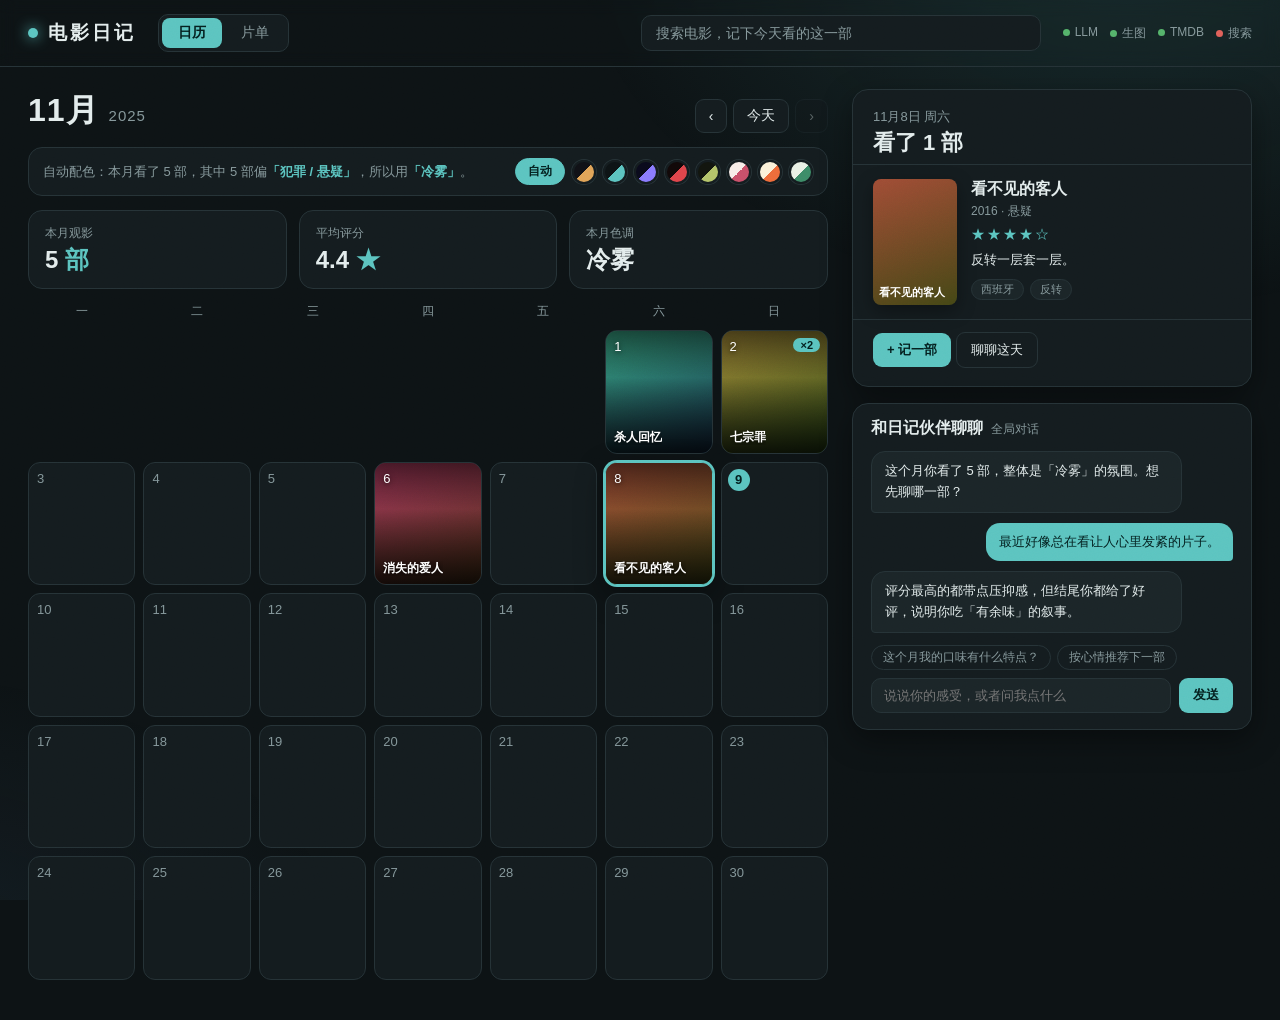
<file: design/mockup-themes.html>
<!doctype html>
<html lang="zh-CN" data-theme="midnight">
<head>
<meta charset="utf-8">
<meta name="viewport" content="width=device-width, initial-scale=1">
<title>电影日记 · 主题设计稿</title>
<style>
  @property --bg { syntax: '<color>'; inherits: true; initial-value: #101116; }
  @property --surface { syntax: '<color>'; inherits: true; initial-value: #181a22; }
  @property --surface2 { syntax: '<color>'; inherits: true; initial-value: #20232d; }
  @property --line { syntax: '<color>'; inherits: true; initial-value: #2a2e3a; }
  @property --text { syntax: '<color>'; inherits: true; initial-value: #ece9e2; }
  @property --muted { syntax: '<color>'; inherits: true; initial-value: #8d909b; }
  @property --accent { syntax: '<color>'; inherits: true; initial-value: #e0a458; }
  @property --accent-text { syntax: '<color>'; inherits: true; initial-value: #e0a458; }
  @property --ink { syntax: '<color>'; inherits: true; initial-value: #1a1408; }
  @property --glow1 { syntax: '<color>'; inherits: true; initial-value: rgba(224,164,88,.16); }
  @property --glow2 { syntax: '<color>'; inherits: true; initial-value: rgba(120,90,200,.10); }

  /* ---- 8 themes: only variables differ, layout is shared ---- */
  :root, html[data-theme=midnight] { --bg:#101116; --surface:#181a22; --surface2:#20232d; --line:#2a2e3a; --text:#ece9e2; --muted:#8d909b; --accent:#e0a458; --accent-text:#e0a458; --ink:#1a1408; --glow1:rgba(224,164,88,.16); --glow2:rgba(120,90,200,.10); --shadow:0 10px 30px rgba(0,0,0,.35); --display:-apple-system,"PingFang SC","Hiragino Sans GB",sans-serif; --track:1px; }
  html[data-theme=fog]   { --bg:#0d1315; --surface:#141c1f; --surface2:#1b2528; --line:#263337; --text:#e3ecec; --muted:#86989b; --accent:#5cc4c0; --accent-text:#5cc4c0; --ink:#04201f; --glow1:rgba(92,196,192,.14); --glow2:rgba(60,90,120,.16); --shadow:0 10px 30px rgba(0,0,0,.4); --track:1px; }
  html[data-theme=neon]  { --bg:#0a0a1c; --surface:#121230; --surface2:#1a1a40; --line:#2a2a58; --text:#e8e8ff; --muted:#8f90bf; --accent:#8b7bff; --accent-text:#a99dff; --ink:#0d0830; --glow1:rgba(139,123,255,.24); --glow2:rgba(46,230,214,.12); --shadow:0 10px 34px rgba(30,20,120,.4); --track:2px; }
  html[data-theme=blood] { --bg:#110808; --surface:#1a0f0f; --surface2:#241414; --line:#3a1d1d; --text:#eddcd8; --muted:#a08581; --accent:#e0454b; --accent-text:#f06a6f; --ink:#260606; --glow1:rgba(224,69,75,.16); --glow2:rgba(90,0,0,.28); --shadow:0 10px 30px rgba(0,0,0,.5); --track:1px; }
  html[data-theme=olive] { --bg:#12150e; --surface:#1a1e14; --surface2:#23281b; --line:#323925; --text:#e6e8d8; --muted:#929780; --accent:#b4c46a; --accent-text:#b4c46a; --ink:#1c2205; --glow1:rgba(180,196,106,.12); --glow2:rgba(140,100,50,.12); --shadow:0 10px 30px rgba(0,0,0,.4); --display:"Songti SC","Noto Serif SC","STSong",serif; --track:1px; }
  html[data-theme=rose]  { --bg:#f7ece8; --surface:#fffaf7; --surface2:#fbefe9; --line:#ecd8d0; --text:#3a2429; --muted:#8f6f75; --accent:#c9506a; --accent-text:#a8344e; --ink:#ffffff; --glow1:rgba(226,120,140,.24); --glow2:rgba(255,190,150,.28); --shadow:0 10px 30px rgba(150,80,80,.12); --display:"Songti SC","Noto Serif SC","STSong",serif; --track:1px; }
  html[data-theme=cream] { --bg:#fbf1d9; --surface:#fffaec; --surface2:#fff3d2; --line:#efdfb4; --text:#33291a; --muted:#85795a; --accent:#ee6c3a; --accent-text:#c2491a; --ink:#ffffff; --glow1:rgba(255,170,60,.26); --glow2:rgba(110,200,180,.20); --shadow:0 10px 30px rgba(160,120,40,.14); --track:1px; }
  html[data-theme=sage]  { --bg:#e9f0e5; --surface:#f8fbf6; --surface2:#eef4ea; --line:#d3e0cc; --text:#22322a; --muted:#66796d; --accent:#3d8c68; --accent-text:#2d7352; --ink:#ffffff; --glow1:rgba(110,190,150,.26); --glow2:rgba(200,230,170,.32); --shadow:0 10px 30px rgba(60,100,80,.12); --track:1px; }

  html { background: var(--bg); transition: --bg .7s, --surface .7s, --surface2 .7s, --line .7s, --text .7s, --muted .7s, --accent .7s, --accent-text .7s, --ink .7s, --glow1 .7s, --glow2 .7s; }
  @media (prefers-reduced-motion: reduce) { html { transition: none; } }
  * { box-sizing: border-box; }
  body { margin: 0; min-height: 100vh; color: var(--text); font-family: -apple-system,"PingFang SC","Hiragino Sans GB","Microsoft YaHei",sans-serif; }
  body::before { content: ""; position: fixed; inset: 0; z-index: -1;
    background: radial-gradient(900px 620px at 88% -8%, var(--glow1), transparent 62%), radial-gradient(760px 540px at -8% 112%, var(--glow2), transparent 62%); }
  body::after { content: ""; position: fixed; inset: 0; pointer-events: none; opacity: .07; mix-blend-mode: overlay;
    background-image: url("data:image/svg+xml;utf8,<svg xmlns='http://www.w3.org/2000/svg' width='160' height='160'><filter id='n'><feTurbulence type='fractalNoise' baseFrequency='.8' numOctaves='2' stitchTiles='stitch'/></filter><rect width='100%' height='100%' filter='url(%23n)'/></svg>"); }
  button { font: inherit; color: inherit; cursor: pointer; }
  button:focus-visible, input:focus-visible { outline: 2px solid var(--accent); outline-offset: 2px; }
  .sr-only { position: absolute; width: 1px; height: 1px; overflow: hidden; clip: rect(0 0 0 0); white-space: nowrap; }

  .topbar { display: flex; align-items: center; gap: 22px; padding: 14px 28px; border-bottom: 1px solid var(--line); backdrop-filter: blur(8px); }
  .brand { font-family: var(--display); font-size: 19px; font-weight: 700; letter-spacing: 3px; display: flex; align-items: center; gap: 10px; }
  .brand i { width: 10px; height: 10px; border-radius: 50%; background: var(--accent); box-shadow: 0 0 14px var(--accent); }
  .tabs { display: flex; gap: 3px; background: var(--surface); border: 1px solid var(--line); border-radius: 10px; padding: 3px; }
  .tabs button { background: none; border: 0; padding: 6px 16px; border-radius: 8px; font-size: 14px; color: var(--muted); }
  .tabs button[aria-selected=true] { background: var(--accent); color: var(--ink); font-weight: 600; }
  .search { flex: 1; max-width: 400px; margin-left: auto; }
  .search input { width: 100%; background: var(--surface); border: 1px solid var(--line); color: var(--text); border-radius: 10px; padding: 9px 14px; font: inherit; font-size: 14px; }
  .search input::placeholder { color: var(--muted); }
  .dots { display: flex; gap: 12px; font-size: 12px; color: var(--muted); }
  .dots span::before { content: ""; display: inline-block; width: 7px; height: 7px; border-radius: 50%; margin-right: 5px; background: #55b36b; }
  .dots span.off::before { background: #e0605a; }

  .layout { display: grid; grid-template-columns: minmax(0,1fr) 400px; gap: 24px; padding: 22px 28px 40px; }
  .cal-head { display: flex; align-items: flex-end; justify-content: space-between; margin-bottom: 14px; }
  .cal-head h2 { margin: 0; font-family: var(--display); font-size: 32px; letter-spacing: var(--track); }
  .cal-head h2 small { font-size: 15px; color: var(--muted); font-weight: 400; margin-left: 10px; }
  .nav { display: flex; gap: 6px; }
  .nav button { background: var(--surface); border: 1px solid var(--line); border-radius: 9px; padding: 7px 13px; font-size: 14px; }
  .nav button:hover:not(:disabled) { border-color: var(--accent); }
  .nav button:disabled { opacity: .35; cursor: default; }

  .themebar { display: flex; align-items: center; justify-content: space-between; gap: 16px; flex-wrap: wrap; background: var(--surface); border: 1px solid var(--line); border-radius: 14px; padding: 10px 14px; margin-bottom: 14px; }
  .themebar p { margin: 0; font-size: 13px; color: var(--muted); flex: 1; min-width: 220px; }
  .themebar p b { color: var(--accent-text); font-weight: 600; }
  .sw { display: flex; align-items: center; gap: 7px; }
  .sw .auto { background: var(--surface2); border: 1px solid var(--line); border-radius: 999px; padding: 4px 12px; font-size: 12px; }
  .sw .auto[aria-pressed=true] { background: var(--accent); color: var(--ink); border-color: var(--accent); font-weight: 600; }
  .sw .dot { width: 24px; height: 24px; border-radius: 50%; border: 2px solid var(--surface); box-shadow: 0 0 0 1px var(--line); padding: 0; }
  .sw .dot[aria-pressed=true] { box-shadow: 0 0 0 2px var(--accent-text); }
  .sw .dot:hover { transform: scale(1.12); }

  .stats { display: grid; grid-template-columns: repeat(3,1fr); gap: 12px; margin-bottom: 14px; }
  .stat { background: var(--surface); border: 1px solid var(--line); border-radius: 14px; padding: 12px 16px; }
  .stat span { font-size: 12px; color: var(--muted); }
  .stat b { display: block; font-family: var(--display); font-size: 24px; margin-top: 2px; }
  .stat b em { font-style: normal; color: var(--accent-text); }

  .grid { display: grid; grid-template-columns: repeat(7,1fr); gap: 8px; }
  .dow { text-align: center; font-size: 12px; color: var(--muted); padding-bottom: 2px; }
  .day { position: relative; aspect-ratio: 1/1.15; background: var(--surface); border: 1px solid var(--line); border-radius: 12px; padding: 8px; text-align: left; overflow: hidden; display: flex; flex-direction: column; }
  .day.blank { visibility: hidden; }
  .day:hover { border-color: var(--accent); }
  .day .n { position: relative; z-index: 2; font-size: 13px; color: var(--muted); }
  .day.today .n { background: var(--accent); color: var(--ink); width: 22px; height: 22px; border-radius: 50%; display: grid; place-items: center; font-weight: 700; margin: -2px 0 0 -2px; }
  .day.sel { border-color: var(--accent); box-shadow: 0 0 0 2px var(--accent), var(--shadow); }
  .day.has .n { color: #fff; text-shadow: 0 1px 5px rgba(0,0,0,.7); }
  .day.has.today .n { color: var(--ink); text-shadow: none; }
  .day .poster { position: absolute; inset: 0; }
  .day .poster::after { content: ""; position: absolute; inset: 0; background: linear-gradient(180deg, rgba(0,0,0,.55), rgba(0,0,0,0) 38%, rgba(0,0,0,.8)); }
  .day .cap { position: relative; z-index: 2; margin-top: auto; color: #fff; font-size: 12px; font-weight: 600; line-height: 1.25; text-shadow: 0 1px 6px rgba(0,0,0,.8); display: -webkit-box; -webkit-line-clamp: 2; -webkit-box-orient: vertical; overflow: hidden; }
  .day .more { position: absolute; top: 7px; right: 7px; z-index: 2; background: var(--accent); color: var(--ink); font-size: 11px; font-weight: 700; border-radius: 9px; padding: 1px 7px; }

  .side { display: flex; flex-direction: column; gap: 16px; align-self: start; position: sticky; top: 18px; }
  .card { background: var(--surface); border: 1px solid var(--line); border-radius: 16px; box-shadow: var(--shadow); overflow: hidden; }
  .day-head { padding: 18px 20px 6px; }
  .day-head .date { font-size: 13px; color: var(--muted); }
  .day-head h3 { margin: 2px 0 0; font-family: var(--display); font-size: 22px; }
  .movie { display: grid; grid-template-columns: 84px 1fr; gap: 14px; padding: 14px 20px; border-top: 1px solid var(--line); }
  .cover { width: 84px; aspect-ratio: 2/3; border-radius: 8px; display: flex; align-items: flex-end; padding: 6px; color: #fff; font-size: 11px; font-weight: 700; line-height: 1.2; box-shadow: 0 6px 18px rgba(0,0,0,.35); }
  .movie h4 { margin: 0; font-family: var(--display); font-size: 16px; }
  .meta { font-size: 12px; color: var(--muted); margin-top: 3px; }
  .stars { color: var(--accent-text); letter-spacing: 2px; margin-top: 6px; font-size: 14px; }
  .note { font-size: 13px; line-height: 1.6; margin: 6px 0 0; }
  .tags { display: flex; gap: 6px; flex-wrap: wrap; margin-top: 8px; }
  .tags span { font-size: 11px; padding: 2px 9px; border-radius: 999px; background: var(--surface2); border: 1px solid var(--line); color: var(--muted); }
  .empty { padding: 8px 20px 18px; color: var(--muted); font-size: 13px; }
  .add { padding: 12px 20px 18px; border-top: 1px solid var(--line); }
  .btn { background: var(--accent); color: var(--ink); border: 0; border-radius: 9px; padding: 8px 14px; font-size: 13px; font-weight: 600; }
  .btn.ghost { background: transparent; color: var(--text); border: 1px solid var(--line); font-weight: 400; }

  .chat-title { padding: 14px 18px 0; font-family: var(--display); font-weight: 700; }
  .chat-title small { color: var(--muted); font-weight: 400; margin-left: 8px; font-size: 12px; }
  .msgs { display: grid; gap: 10px; padding: 12px 18px; max-height: 230px; overflow-y: auto; }
  .m { max-width: 86%; padding: 9px 13px; border-radius: 14px; font-size: 13px; line-height: 1.6; }
  .m.a { background: var(--surface2); border: 1px solid var(--line); border-bottom-left-radius: 4px; justify-self: start; }
  .m.u { background: var(--accent); color: var(--ink); border-bottom-right-radius: 4px; justify-self: end; }
  .chips { display: flex; gap: 6px; flex-wrap: wrap; padding: 0 18px 8px; }
  .chips button { background: transparent; border: 1px solid var(--line); color: var(--muted); border-radius: 999px; padding: 3px 11px; font-size: 12px; }
  .chips button:hover { color: var(--text); border-color: var(--accent); }
  .composer { display: flex; gap: 8px; padding: 0 18px 16px; }
  .composer input { flex: 1; background: var(--surface2); border: 1px solid var(--line); color: var(--text); border-radius: 10px; padding: 9px 12px; font: inherit; font-size: 13px; }

  .list { display: none; grid-template-columns: repeat(auto-fill,minmax(130px,1fr)); gap: 14px; align-content: start; }
  .list button { background: none; border: 0; padding: 0; text-align: left; }
  .list .cover { width: 100%; height: auto; }
  .list .t { font-size: 13px; font-weight: 600; margin-top: 6px; }
  .list .s { font-size: 11px; color: var(--muted); }
  body[data-view=list] .calview { display: none; }
  body[data-view=list] .list { display: grid; }

  @media (max-width: 980px) { .layout { grid-template-columns: 1fr; padding: 16px; } .side { position: static; } .dots { display: none; } .topbar { padding: 12px 16px; flex-wrap: wrap; } }
</style>
</head>
<body data-view="cal">
<header class="topbar">
  <div class="brand"><i></i>电影日记</div>
  <div class="tabs" role="tablist" aria-label="视图">
    <button role="tab" aria-selected="true" data-view="cal">日历</button>
    <button role="tab" aria-selected="false" data-view="list">片单</button>
  </div>
  <div class="search"><label class="sr-only" for="q">搜索电影</label><input id="q" type="search" placeholder="搜索电影，记下今天看的这一部" autocomplete="off"></div>
  <div class="dots" role="status"><span>LLM</span><span>生图</span><span>TMDB</span><span class="off">搜索</span></div>
</header>

<main class="layout">
  <section class="calview" aria-label="观影日历">
    <div class="cal-head">
      <h2 id="title"></h2>
      <div class="nav">
        <button id="prev" aria-label="上个月">‹</button>
        <button id="today">今天</button>
        <button id="next" aria-label="下个月">›</button>
      </div>
    </div>
    <div class="themebar">
      <p id="why"></p>
      <div class="sw" id="sw" role="group" aria-label="配色主题"></div>
    </div>
    <div class="stats" id="stats"></div>
    <div class="grid" id="grid"></div>
  </section>
  <section class="list" id="list" aria-label="全部电影"></section>

  <aside class="side">
    <div class="card" id="detail"></div>
    <div class="card">
      <div class="chat-title">和日记伙伴聊聊<small>全局对话</small></div>
      <div class="msgs" id="msgs"></div>
      <div class="chips"><button type="button">这个月我的口味有什么特点？</button><button type="button">按心情推荐下一部</button></div>
      <form class="composer" onsubmit="return false"><label class="sr-only" for="ci">输入消息</label><input id="ci" placeholder="说说你的感受，或者问我点什么"><button class="btn">发送</button></form>
    </div>
  </aside>
</main>

<script>
"use strict";
const TODAY = "2025-11-09";
const THEMES = {
  midnight: { name: "午夜胶片", hint: "剧情 · 默认", bg: "#101116", ac: "#e0a458" },
  fog:      { name: "冷雾",     hint: "悬疑 / 犯罪 / 惊悚", bg: "#0d1315", ac: "#5cc4c0" },
  neon:     { name: "霓虹",     hint: "科幻 / 奇幻", bg: "#0a0a1c", ac: "#8b7bff" },
  blood:    { name: "暗红",     hint: "恐怖", bg: "#110808", ac: "#e0454b" },
  olive:    { name: "军绿",     hint: "战争 / 历史 / 传记", bg: "#12150e", ac: "#b4c46a" },
  rose:     { name: "蔷薇",     hint: "爱情 / 文艺（浅色）", bg: "#f7ece8", ac: "#c9506a" },
  cream:    { name: "奶油",     hint: "喜剧 / 动画（浅色）", bg: "#fbf1d9", ac: "#ee6c3a" },
  sage:     { name: "鼠尾草",   hint: "治愈 / 纪录 / 家庭（浅色）", bg: "#e9f0e5", ac: "#3d8c68" },
};
const GENRE_THEME = {
  剧情: "midnight", 悬疑: "fog", 犯罪: "fog", 惊悚: "fog", 科幻: "neon", 奇幻: "neon", 恐怖: "horror",
  战争: "olive", 历史: "olive", 传记: "olive", 爱情: "rose", 文艺: "rose", 喜剧: "cream", 动画: "cream",
  治愈: "sage", 纪录: "sage", 家庭: "sage",
};
GENRE_THEME["恐怖"] = "blood";

// [date, title, year, genres, rating, note, tags]
const RAW = [
  ["2025-04-06","肖申克的救赎",1994,"剧情",5,"第三次看，放风那场还是红了眼。","经典,希望"],
  ["2025-04-19","海上钢琴师",1998,"剧情/音乐",4,"他选择留在船上，我想了很久。","音乐,遗憾"],
  ["2025-04-27","绿皮书",2018,"剧情/喜剧",4,"公路片的温度刚刚好。","友情,公路"],
  ["2025-05-03","辛德勒的名单",1993,"历史/战争",5,"黑白里那一抹红，看完很久说不出话。","黑白,沉重"],
  ["2025-05-11","拯救大兵瑞恩",1998,"战争",4,"开场二十分钟，是我看过最真实的登陆。","战争,群像"],
  ["2025-05-18","一九四二",2012,"历史",3,"沉，但值得被记住。","国产,灾难"],
  ["2025-05-25","敦刻尔克",2017,"战争/历史",4,"三条时间线，配乐一直在催命。","诺兰,配乐"],
  ["2025-06-01","小森林 夏秋篇",2014,"治愈",4,"想去乡下做一顿饭。","美食,日常"],
  ["2025-06-08","海洋",2009,"纪录",4,"安静地看了一个小时的蓝。","纪录片,自然"],
  ["2025-06-15","海蒂和爷爷",2015,"家庭/治愈",4,"山里的风好像能吹出屏幕。","家庭,自然"],
  ["2025-06-28","小偷家族",2018,"家庭/剧情",5,"越温柔越难受。","是枝裕和,家庭"],
  ["2025-07-04","情书",1995,"爱情",5,"一句「你好吗」，我忍了一整个夏天。","初恋,日本"],
  ["2025-07-12","花样年华",2000,"爱情/文艺",5,"旗袍、走廊、配乐，全是留白。","王家卫,留白"],
  ["2025-07-20","爱在黎明破晓前",1995,"爱情",4,"走了一夜的路，说了一夜的话。","对话,维也纳"],
  ["2025-07-26","怦然心动",2010,"爱情/青春",4,"两个人看同一件事，结果不同。","青春,成长"],
  ["2025-08-02","疯狂动物城",2016,"动画/喜剧",5,"兔子警官太让人想拥抱。","动画,职场"],
  ["2025-08-09","功夫",2004,"喜剧/动作",4,"包租婆那一嗓子永远好笑。","周星驰,港片"],
  ["2025-08-16","三傻大闹宝莱坞",2009,"喜剧/剧情",5,"笑完又有点想哭。","印度,成长"],
  ["2025-08-23","寻梦环游记",2017,"动画/家庭",5,"亡灵节那首歌，我在电影院哭到不行。","皮克斯,亲情"],
  ["2025-08-30","憨豆先生的假期",2007,"喜剧",3,"没有台词也能笑。","憨豆,公路"],
  ["2025-09-05","星际穿越",2014,"科幻",5,"五维空间那段，我愿意再看一遍。","诺兰,亲情"],
  ["2025-09-13","降临",2016,"科幻",5,"语言真的会改变时间观。","语言,时间"],
  ["2025-09-20","银翼杀手2049",2017,"科幻",4,"画面是一幅一幅的油画。","赛博朋克,视觉"],
  ["2025-09-27","盗梦空间",2010,"科幻/悬疑",4,"陀螺停没停，已经不重要。","梦境,诺兰"],
  ["2025-10-04","闪灵",1980,"恐怖",4,"走廊那一幕，我关了灯就后悔。","库布里克,经典"],
  ["2025-10-12","遗传厄运",2018,"恐怖",4,"后半段彻底失控。","家庭,压抑"],
  ["2025-10-19","午夜凶铃",1998,"恐怖",3,"电视机前至今不敢坐太近。","日式恐怖,经典"],
  ["2025-10-31","寂静之地",2018,"恐怖/科幻",4,"全程憋气，连爆米花都不敢嚼。","无声,生存"],
  ["2025-11-01","杀人回忆",2003,"犯罪/悬疑",5,"结尾那个眼神，直接盯进了现实。","奉俊昊,悬案"],
  ["2025-11-02","七宗罪",1995,"悬疑/犯罪",5,"盒子里是什么，一直记着。","芬奇,压抑"],
  ["2025-11-02","致命魔术",2006,"悬疑/科幻",4,"第二遍才看懂每个细节。","诺兰,魔术"],
  ["2025-11-06","消失的爱人",2014,"悬疑",4,"看完对婚姻有点怀疑。","芬奇,反转"],
  ["2025-11-08","看不见的客人",2016,"悬疑",4,"反转一层套一层。","西班牙,反转"],
];
const MOVIES = RAW.map(([date, title, year, g, rating, note, tags]) =>
  ({ date, title, year, genres: g.split("/"), rating, note, tags: tags.split(",") }));

const $ = (id) => document.getElementById(id);
const pad = (n) => String(n).padStart(2, "0");
const dkey = (y, m, d) => `${y}-${pad(m + 1)}-${pad(d)}`;
const stars = (n) => "★".repeat(n) + "☆".repeat(5 - n);
function cover(t) {
  let h = 0; for (const c of t) h = (h * 31 + c.charCodeAt(0)) % 360;
  return `linear-gradient(160deg,hsl(${h} 50% 42%),hsl(${(h + 50) % 360} 55% 18%))`;
}

const params = new URLSearchParams(location.hash.slice(1));
const state = {
  y: 2025, m: params.has("m") ? Number(params.get("m")) : 10,
  mode: params.get("t") || "auto", sel: null,
};

// Pick a theme from the movies of the viewed month, weighting by rating.
function autoTheme(movies) {
  if (!movies.length) return { key: "midnight", reason: "这个月还没有记录，先用默认的「午夜胶片」。" };
  const score = {}, count = {}, labels = {};
  for (const mv of movies) {
    const hit = [...new Set(mv.genres.map((g) => GENRE_THEME[g]).filter(Boolean))];
    if (!hit.length) continue;
    const w = (0.7 + 0.1 * mv.rating) / hit.length;
    for (const k of hit) {
      score[k] = (score[k] || 0) + w; count[k] = (count[k] || 0) + 1;
      (labels[k] ||= new Set());
      mv.genres.filter((g) => GENRE_THEME[g] === k).forEach((g) => labels[k].add(g));
    }
  }
  const key = Object.keys(score).sort((a, b) => score[b] - score[a])[0] || "midnight";
  const tag = [...(labels[key] || [])].slice(0, 2).join(" / ") || "剧情";
  return { key, reason: `自动配色：本月看了 ${movies.length} 部，其中 ${count[key] || 0} 部偏「${tag}」，所以用「${THEMES[key].name}」。` };
}

function render() {
  const { y, m } = state;
  const prefix = `${y}-${pad(m + 1)}`;
  const monthMovies = MOVIES.filter((mv) => mv.date.startsWith(prefix));
  const auto = autoTheme(monthMovies);
  const key = state.mode === "auto" ? auto.key : state.mode;
  document.documentElement.dataset.theme = key;

  $("title").innerHTML = `${m + 1}月<small>${y}</small>`;
  $("prev").disabled = m <= 3;
  $("next").disabled = m >= 10;
  $("why").innerHTML = state.mode === "auto"
    ? auto.reason.replace(/「(.+?)」/g, "<b>「$1」</b>")
    : `已手动锁定「<b>${THEMES[key].name}</b>」。点「自动」会按每月观影类型换色。`;

  const sw = $("sw");
  sw.replaceChildren();
  const autoBtn = document.createElement("button");
  autoBtn.className = "auto"; autoBtn.textContent = "自动";
  autoBtn.setAttribute("aria-pressed", String(state.mode === "auto"));
  autoBtn.onclick = () => { state.mode = "auto"; render(); };
  sw.append(autoBtn);
  for (const [k, t] of Object.entries(THEMES)) {
    const b = document.createElement("button");
    b.className = "dot"; b.title = `${t.name} · ${t.hint}`;
    b.setAttribute("aria-label", `${t.name}，${t.hint}`);
    b.setAttribute("aria-pressed", String(state.mode === k));
    b.style.background = `linear-gradient(135deg,${t.bg} 50%,${t.ac} 50%)`;
    b.onclick = () => { state.mode = k; render(); };
    sw.append(b);
  }

  const avg = monthMovies.length ? (monthMovies.reduce((s, x) => s + x.rating, 0) / monthMovies.length).toFixed(1) : "–";
  $("stats").innerHTML =
    `<div class="stat"><span>本月观影</span><b>${monthMovies.length}<em> 部</em></b></div>` +
    `<div class="stat"><span>平均评分</span><b>${avg}<em> ★</em></b></div>` +
    `<div class="stat"><span>本月色调</span><b>${THEMES[auto.key].name}</b></div>`;

  const byDate = new Map();
  for (const mv of monthMovies) (byDate.get(mv.date) || byDate.set(mv.date, []).get(mv.date)).push(mv);
  if (!state.sel || !state.sel.startsWith(prefix)) {
    const days = [...byDate.keys()].sort();
    state.sel = days.length ? days[days.length - 1] : `${prefix}-01`;
  }

  const grid = $("grid");
  grid.replaceChildren();
  for (const w of "一二三四五六日") { const d = document.createElement("div"); d.className = "dow"; d.textContent = w; grid.append(d); }
  const first = (new Date(y, m, 1).getDay() + 6) % 7;
  const total = new Date(y, m + 1, 0).getDate();
  for (let i = 0; i < first; i++) { const b = document.createElement("div"); b.className = "day blank"; grid.append(b); }
  for (let d = 1; d <= total; d++) {
    const k = dkey(y, m, d), list = byDate.get(k) || [];
    const b = document.createElement("button");
    b.className = "day" + (list.length ? " has" : "") + (k === TODAY ? " today" : "") + (k === state.sel ? " sel" : "");
    b.setAttribute("aria-label", `${m + 1}月${d}日` + (list.length ? `，看了${list.map((x) => `《${x.title}》`).join("、")}` : "，没有记录"));
    b.setAttribute("aria-pressed", String(k === state.sel));
    b.innerHTML = (list.length ? `<div class="poster" style="background:${cover(list[0].title)}"></div>` : "") +
      `<span class="n">${d}</span>` +
      (list.length > 1 ? `<span class="more">×${list.length}</span>` : "") +
      (list.length ? `<span class="cap">${list[0].title}</span>` : "");
    b.onclick = () => { state.sel = k; render(); };
    grid.append(b);
  }
  renderDetail(byDate.get(state.sel) || []);

  $("msgs").innerHTML =
    `<div class="m a">这个月你看了 ${monthMovies.length} 部，整体是「${THEMES[auto.key].name}」的氛围。想先聊哪一部？</div>` +
    `<div class="m u">最近好像总在看让人心里发紧的片子。</div>` +
    `<div class="m a">评分最高的都带点压抑感，但结尾你都给了好评，说明你吃「有余味」的叙事。</div>`;

  $("list").replaceChildren(...[...MOVIES].sort((a, b) => b.date.localeCompare(a.date)).map((mv) => {
    const b = document.createElement("button");
    b.innerHTML = `<div class="cover" style="background:${cover(mv.title)}">${mv.title}</div><div class="t">${mv.title}</div><div class="s">${mv.date.slice(5)} · ${stars(mv.rating)}</div>`;
    b.onclick = () => { state.y = 2025; state.m = Number(mv.date.slice(5, 7)) - 1; state.sel = mv.date; document.body.dataset.view = "cal"; syncTabs("cal"); render(); };
    return b;
  }));
}

function renderDetail(list) {
  const [y, m, d] = state.sel.split("-").map(Number);
  const wd = "日一二三四五六"[new Date(y, m - 1, d).getDay()];
  let h = `<div class="day-head"><div class="date">${m}月${d}日 周${wd}</div><h3>${list.length ? `看了 ${list.length} 部` : "这天没有记录"}</h3></div>`;
  if (!list.length) h += `<p class="empty">想补记这天看过的电影，可以从这里开始。</p>`;
  for (const mv of list) {
    h += `<div class="movie"><div class="cover" style="background:${cover(mv.title)}">${mv.title}</div><div>` +
      `<h4>${mv.title}</h4><div class="meta">${mv.year} · ${mv.genres.join(" / ")}</div>` +
      `<div class="stars" aria-label="${mv.rating} 星">${stars(mv.rating)}</div><p class="note">${mv.note}</p>` +
      `<div class="tags">${mv.tags.map((t) => `<span>${t}</span>`).join("")}</div></div></div>`;
  }
  h += `<div class="add"><button class="btn">+ 记一部</button> <button class="btn ghost">聊聊这天</button></div>`;
  $("detail").innerHTML = h;
}

function syncTabs(v) { document.querySelectorAll(".tabs button").forEach((x) => x.setAttribute("aria-selected", String(x.dataset.view === v))); }
document.querySelectorAll(".tabs button").forEach((b) => b.addEventListener("click", () => { document.body.dataset.view = b.dataset.view; syncTabs(b.dataset.view); }));
$("prev").onclick = () => { state.m = Math.max(3, state.m - 1); render(); };
$("next").onclick = () => { state.m = Math.min(10, state.m + 1); state.sel = null; render(); };
$("today").onclick = () => { state.m = 10; state.sel = TODAY; render(); };
$("prev").addEventListener("click", () => { state.sel = null; });
render();
</script>
</body>
</html>
</file>
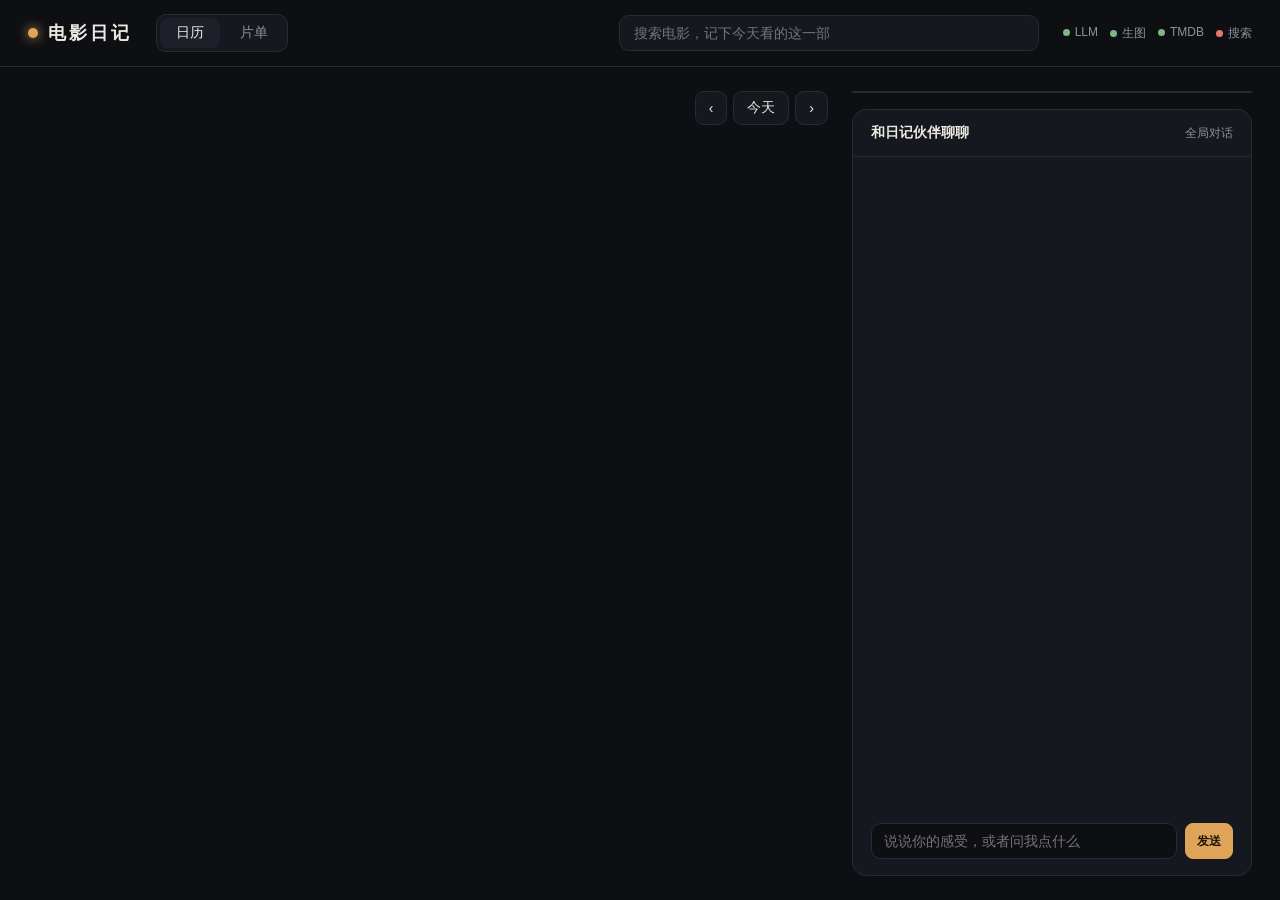
<file: design/mockup.html>
<!doctype html>
<html lang="zh-CN">
<head>
<meta charset="utf-8">
<meta name="viewport" content="width=device-width, initial-scale=1">
<title>电影日记 · 设计稿</title>
<style>
  :root {
    --bg: #0e0f13;
    --surface: #16181f;
    --surface-2: #1d2029;
    --line: #272b36;
    --text: #ece9e2;
    --muted: #8d909b;
    --accent: #e0a458;
    --accent-soft: rgba(224, 164, 88, .14);
    --danger: #e5786d;
    --ok: #7fb685;
    --radius: 14px;
    font-family: -apple-system, "PingFang SC", "Hiragino Sans GB", "Microsoft YaHei", sans-serif;
  }
  * { box-sizing: border-box; }
  body { margin: 0; background: var(--bg); color: var(--text); min-height: 100vh; display: flex; flex-direction: column; }
  button { font: inherit; color: inherit; cursor: pointer; }
  button:focus-visible, input:focus-visible, textarea:focus-visible, [tabindex]:focus-visible {
    outline: 2px solid var(--accent); outline-offset: 2px;
  }
  .sr-only { position: absolute; width: 1px; height: 1px; overflow: hidden; clip: rect(0 0 0 0); white-space: nowrap; }

  /* top bar */
  .topbar { display: flex; align-items: center; gap: 24px; padding: 14px 28px; border-bottom: 1px solid var(--line); }
  .brand { font-size: 18px; font-weight: 700; letter-spacing: 3px; display: flex; align-items: center; gap: 10px; }
  .brand i { width: 10px; height: 10px; border-radius: 50%; background: var(--accent); box-shadow: 0 0 12px var(--accent); }
  .tabs { display: flex; gap: 4px; background: var(--surface); border: 1px solid var(--line); border-radius: 10px; padding: 3px; }
  .tabs button { background: none; border: 0; padding: 6px 16px; border-radius: 8px; font-size: 14px; color: var(--muted); }
  .tabs button[aria-selected="true"] { background: var(--surface-2); color: var(--text); }
  .search { flex: 1; max-width: 420px; margin-left: auto; position: relative; }
  .search input { width: 100%; background: var(--surface); border: 1px solid var(--line); color: var(--text); border-radius: 10px; padding: 9px 14px; font: inherit; font-size: 14px; }
  .dots { display: flex; gap: 12px; font-size: 12px; color: var(--muted); }
  .dots span::before { content: ""; display: inline-block; width: 7px; height: 7px; border-radius: 50%; margin-right: 5px; background: var(--ok); }
  .dots span.off::before { background: var(--danger); }

  /* layout */
  .layout { flex: 1; display: grid; grid-template-columns: minmax(0, 1fr) 400px; gap: 24px; padding: 24px 28px; min-height: 0; }

  /* calendar */
  .cal-head { display: flex; align-items: flex-end; justify-content: space-between; margin-bottom: 16px; }
  .cal-head h2 { margin: 0; font-size: 30px; font-weight: 700; letter-spacing: 1px; }
  .cal-head h2 small { font-size: 15px; color: var(--muted); font-weight: 400; margin-left: 10px; }
  .nav { display: flex; gap: 6px; }
  .nav button { background: var(--surface); border: 1px solid var(--line); border-radius: 9px; padding: 7px 13px; font-size: 14px; }
  .nav button:hover { border-color: var(--accent); }

  .stats { display: grid; grid-template-columns: repeat(3, 1fr); gap: 12px; margin-bottom: 16px; }
  .stat { background: var(--surface); border: 1px solid var(--line); border-radius: var(--radius); padding: 12px 16px; }
  .stat b { display: block; font-size: 24px; margin-top: 2px; }
  .stat span { font-size: 12px; color: var(--muted); }
  .stat b em { font-style: normal; color: var(--accent); }

  .grid { display: grid; grid-template-columns: repeat(7, 1fr); gap: 8px; }
  .dow { text-align: center; font-size: 12px; color: var(--muted); padding-bottom: 4px; }
  .day {
    position: relative; aspect-ratio: 1 / 1.12; background: var(--surface); border: 1px solid var(--line);
    border-radius: 12px; padding: 8px; text-align: left; overflow: hidden; display: flex; flex-direction: column;
  }
  .day:hover { border-color: #3a4050; }
  .day.out { opacity: .32; pointer-events: none; }
  .day .n { font-size: 13px; color: var(--muted); position: relative; z-index: 2; }
  .day.today .n { color: #1a1408; background: var(--accent); border-radius: 50%; width: 22px; height: 22px; display: grid; place-items: center; font-weight: 700; margin: -2px 0 0 -2px; }
  .day.sel { border-color: var(--accent); box-shadow: 0 0 0 1px var(--accent), 0 8px 24px rgba(224,164,88,.12); }
  .day.has .n { color: var(--text); }
  .day .poster { position: absolute; inset: 0; background-size: cover; opacity: .9; }
  .day .poster::after { content: ""; position: absolute; inset: 0; background: linear-gradient(180deg, rgba(14,15,19,.72) 0%, rgba(14,15,19,.05) 40%, rgba(14,15,19,.88) 100%); }
  .day .cap { position: relative; z-index: 2; margin-top: auto; font-size: 12px; font-weight: 600; line-height: 1.25; text-shadow: 0 1px 6px rgba(0,0,0,.7); display: -webkit-box; -webkit-line-clamp: 2; -webkit-box-orient: vertical; overflow: hidden; }
  .day .more { position: absolute; top: 7px; right: 7px; z-index: 2; background: var(--accent); color: #1a1408; font-size: 11px; font-weight: 700; border-radius: 9px; padding: 1px 7px; }
  .day .mini { position: relative; z-index: 2; color: var(--accent); font-size: 10px; letter-spacing: 1px; }

  /* side panel */
  .side { display: flex; flex-direction: column; gap: 16px; min-height: 0; }
  .card { background: var(--surface); border: 1px solid var(--line); border-radius: var(--radius); }
  .day-head { padding: 18px 20px 4px; }
  .day-head .date { font-size: 13px; color: var(--muted); }
  .day-head h3 { margin: 2px 0 0; font-size: 22px; }
  .movie { display: grid; grid-template-columns: 84px 1fr; gap: 14px; padding: 16px 20px; border-top: 1px solid var(--line); }
  .movie:first-of-type { border-top: 0; }
  .cover { width: 84px; aspect-ratio: 2 / 3; border-radius: 8px; background-size: cover; display: flex; align-items: flex-end; padding: 6px; font-size: 11px; font-weight: 700; line-height: 1.2; box-shadow: 0 6px 18px rgba(0,0,0,.45); }
  .movie h4 { margin: 0; font-size: 16px; }
  .meta { font-size: 12px; color: var(--muted); margin-top: 3px; }
  .stars { color: var(--accent); letter-spacing: 2px; margin-top: 6px; font-size: 14px; }
  .note { font-size: 13.5px; line-height: 1.65; margin: 8px 0; color: #d3d0c9; }
  .tags { display: flex; gap: 6px; flex-wrap: wrap; }
  .tag { font-size: 11px; background: var(--accent-soft); color: var(--accent); border-radius: 10px; padding: 2px 9px; }
  .actions { display: flex; gap: 6px; margin-top: 10px; }
  .btn { background: var(--surface-2); border: 1px solid var(--line); border-radius: 8px; padding: 5px 11px; font-size: 12px; }
  .btn:hover { border-color: var(--accent); }
  .btn.primary { background: var(--accent); color: #1a1408; border-color: var(--accent); font-weight: 600; }
  .add { margin: 0 20px 18px; width: calc(100% - 40px); background: none; border: 1px dashed #3a4050; border-radius: 10px; padding: 10px; color: var(--muted); font-size: 13px; }
  .add:hover { color: var(--accent); border-color: var(--accent); }
  .empty { padding: 30px 20px 18px; text-align: center; color: var(--muted); font-size: 14px; }

  /* chat */
  .chat { flex: 1; display: flex; flex-direction: column; min-height: 260px; }
  .chat-title { display: flex; justify-content: space-between; align-items: center; padding: 14px 18px; border-bottom: 1px solid var(--line); font-size: 14px; font-weight: 600; }
  .chat-title small { color: var(--muted); font-weight: 400; }
  .msgs { flex: 1; padding: 14px 18px; display: grid; align-content: start; gap: 10px; overflow-y: auto; }
  .m { max-width: 88%; font-size: 13.5px; line-height: 1.65; padding: 9px 13px; border-radius: 12px; }
  .m.a { background: var(--surface-2); border-bottom-left-radius: 3px; }
  .m.u { justify-self: end; background: var(--accent); color: #1a1408; border-bottom-right-radius: 3px; }
  .m a { color: var(--accent); }
  .chips { display: flex; gap: 6px; flex-wrap: wrap; padding: 0 18px 8px; }
  .chip { background: none; border: 1px solid var(--line); color: var(--muted); border-radius: 14px; padding: 3px 11px; font-size: 12px; }
  .chip:hover { color: var(--text); border-color: var(--accent); }
  .composer { display: flex; gap: 8px; padding: 0 18px 16px; }
  .composer input { flex: 1; background: var(--bg); border: 1px solid var(--line); border-radius: 10px; padding: 9px 12px; color: var(--text); font: inherit; font-size: 14px; }

  /* list view */
  .list { display: none; }
  body[data-view="list"] .list { display: grid; }
  body[data-view="list"] .calview { display: none; }
  .list { grid-template-columns: repeat(auto-fill, minmax(150px, 1fr)); gap: 16px; align-content: start; }
  .tile { background: none; border: 0; padding: 0; text-align: left; }
  .tile .cover { width: 100%; height: auto; }
  .tile b { display: block; font-size: 13px; margin-top: 8px; }
  .tile span { font-size: 12px; color: var(--muted); }

  @media (max-width: 980px) {
    .layout { grid-template-columns: 1fr; }
    .topbar { flex-wrap: wrap; }
    .dots { display: none; }
  }
</style>
</head>
<body data-view="cal">
  <header class="topbar">
    <div class="brand"><i></i>电影日记</div>
    <div class="tabs" role="tablist" aria-label="视图切换">
      <button role="tab" aria-selected="true" data-view="cal">日历</button>
      <button role="tab" aria-selected="false" data-view="list">片单</button>
    </div>
    <div class="search">
      <label class="sr-only" for="q">搜索电影</label>
      <input id="q" type="search" placeholder="搜索电影，记下今天看的这一部" autocomplete="off">
    </div>
    <div class="dots" aria-label="服务状态"><span>LLM</span><span>生图</span><span>TMDB</span><span class="off">搜索</span></div>
  </header>

  <main class="layout">
    <section class="calview" aria-label="观影日历">
      <div class="cal-head">
        <h2 id="title"></h2>
        <div class="nav">
          <button id="prev" aria-label="上个月">‹</button>
          <button id="today">今天</button>
          <button id="next" aria-label="下个月">›</button>
        </div>
      </div>
      <div class="stats" id="stats"></div>
      <div class="grid" id="grid"></div>
    </section>

    <section class="list" id="list" aria-label="全部电影"></section>

    <aside class="side">
      <div class="card" id="detail"></div>
      <div class="card chat">
        <div class="chat-title"><span id="chat-name">和日记伙伴聊聊</span><small>全局对话</small></div>
        <div class="msgs" id="msgs"></div>
        <div class="chips" id="chips"></div>
        <form class="composer" onsubmit="return false">
          <label class="sr-only" for="ci">输入消息</label>
          <input id="ci" placeholder="说说你的感受，或者问我点什么">
          <button class="btn primary">发送</button>
        </form>
      </div>
    </aside>
  </main>

<script>
"use strict";
// 示例数据：日期按“当月第几天”生成，保证打开时日历总是有内容
const COLORS = [
  ["#3b2a55", "#c0507a"], ["#12384a", "#3fa7a0"], ["#4a2a14", "#e0a458"],
  ["#1e2f1a", "#7fb685"], ["#2a1f3d", "#6f7fe0"], ["#3d1a1a", "#e5786d"],
];
const SAMPLE = [
  { d: 2,  title: "花样年华", year: 2000, dir: "王家卫", rating: 5, c: 2, tags: ["旗袍", "克制"], note: "什么都没发生，又好像什么都发生了。走廊里错身那一下，比任何台词都重。" },
  { d: 5,  title: "千与千寻", year: 2001, dir: "宫崎骏", rating: 5, c: 1, tags: ["成长", "治愈"], note: "名字被拿走的那段，看得鼻酸。" },
  { d: 9,  title: "寄生虫", year: 2019, dir: "奉俊昊", rating: 4, c: 3, tags: ["阶级", "黑色幽默"], note: "楼梯的上与下，镜头一直在说话。" },
  { d: 9,  title: "小偷家族", year: 2018, dir: "是枝裕和", rating: 4, c: 0, tags: ["家庭"], note: "一天两部，后劲很大。" },
  { d: 14, title: "降临", year: 2016, dir: "丹尼斯·维伦纽瓦", rating: 5, c: 4, tags: ["科幻", "时间"], note: "如果知道结局，你还会选择开始吗。" },
  { d: 18, title: "海边的曼彻斯特", year: 2016, dir: "肯尼思·罗纳根", rating: 4, c: 5, tags: ["悲伤", "沉默"], note: "有些伤口不会好，只能学着带着走。" },
  { d: 23, title: "霸王别姬", year: 1993, dir: "陈凯歌", rating: 5, c: 3, tags: ["经典", "戏"], note: "不疯魔不成活，二刷还是哭。" },
];

const now = new Date();
let cursor = new Date(now.getFullYear(), now.getMonth(), 1);
let selected = iso(new Date(now.getFullYear(), now.getMonth(), Math.min(now.getDate(), 9)));
const $ = (id) => document.getElementById(id);
const pad = (n) => String(n).padStart(2, "0");
function iso(d) { return `${d.getFullYear()}-${pad(d.getMonth() + 1)}-${pad(d.getDate())}`; }
const movies = SAMPLE.map((m, i) => ({
  ...m, id: i + 1,
  date: iso(new Date(now.getFullYear(), now.getMonth(), m.d)),
}));
const grad = (c) => `linear-gradient(160deg, ${COLORS[c][0]}, ${COLORS[c][1]})`;
const stars = (n) => "★".repeat(n) + "☆".repeat(5 - n);
const byDate = (date) => movies.filter((m) => m.date === date);

function renderStats() {
  const ym = iso(cursor).slice(0, 7);
  const list = movies.filter((m) => m.date.startsWith(ym));
  const avg = list.length ? (list.reduce((s, m) => s + m.rating, 0) / list.length).toFixed(1) : "–";
  const days = new Set(list.map((m) => m.date)).size;
  $("stats").innerHTML =
    `<div class="stat"><span>本月观影</span><b><em>${list.length}</em> 部</b></div>` +
    `<div class="stat"><span>观影天数</span><b><em>${days}</em> 天</b></div>` +
    `<div class="stat"><span>平均评分</span><b><em>${avg}</em> ★</b></div>`;
}

function renderGrid() {
  $("title").innerHTML = `${cursor.getFullYear()} 年 ${cursor.getMonth() + 1} 月<small>${["日","一","二","三","四","五","六"][0] && ""}</small>`;
  const grid = $("grid");
  grid.replaceChildren();
  "日一二三四五六".split("").forEach((w) => {
    const h = document.createElement("div"); h.className = "dow"; h.textContent = w; grid.append(h);
  });
  const first = new Date(cursor.getFullYear(), cursor.getMonth(), 1);
  const total = new Date(cursor.getFullYear(), cursor.getMonth() + 1, 0).getDate();
  for (let i = 0; i < first.getDay(); i++) {
    const b = document.createElement("div"); b.className = "day out"; grid.append(b);
  }
  for (let d = 1; d <= total; d++) {
    const date = iso(new Date(cursor.getFullYear(), cursor.getMonth(), d));
    const list = byDate(date);
    const btn = document.createElement("button");
    btn.className = "day" + (list.length ? " has" : "") + (date === iso(now) ? " today" : "") + (date === selected ? " sel" : "");
    btn.setAttribute("aria-label", `${cursor.getMonth() + 1}月${d}日` + (list.length ? `，看了${list.map((m) => m.title).join("、")}` : "，没有记录"));
    let inner = `<span class="n">${d}</span>`;
    if (list.length) {
      inner = `<div class="poster" style="background-image:${grad(list[0].c)}"></div>` + inner;
      if (list.length > 1) inner += `<span class="more">${list.length}</span>`;
      inner += `<span class="cap">${list[0].title}</span>`;
    }
    btn.innerHTML = inner;
    btn.addEventListener("click", () => { selected = date; renderAll(); });
    grid.append(btn);
  }
}

function renderDetail() {
  const list = byDate(selected);
  const dt = new Date(selected + "T00:00:00");
  const wk = "日一二三四五六"[dt.getDay()];
  let html = `<div class="day-head"><div class="date">周${wk}</div><h3>${dt.getMonth() + 1} 月 ${dt.getDate()} 日</h3></div>`;
  if (!list.length) {
    html += `<div class="empty">这一天还没有记录</div>`;
  }
  for (const m of list) {
    html += `<article class="movie">
      <div class="cover" style="background-image:${grad(m.c)}">${m.title}</div>
      <div>
        <h4>${m.title}</h4>
        <div class="meta">${m.year} · ${m.dir}</div>
        <div class="stars" aria-label="${m.rating} 星">${stars(m.rating)}</div>
        <p class="note">${m.note}</p>
        <div class="tags">${m.tags.map((t) => `<span class="tag">${t}</span>`).join("")}</div>
        <div class="actions">
          <button class="btn primary" data-chat="${m.id}">聊这部</button>
          <button class="btn">台词海报</button>
          <button class="btn">编辑</button>
        </div>
      </div>
    </article>`;
  }
  html += `<button class="add">＋ 在这天添加一部电影</button>`;
  $("detail").innerHTML = html;
  $("detail").querySelectorAll("[data-chat]").forEach((b) =>
    b.addEventListener("click", () => openChat(movies.find((m) => m.id === +b.dataset.chat))));
}

function say(cls, text) {
  const d = document.createElement("div"); d.className = `m ${cls}`; d.textContent = text; $("msgs").append(d);
}
function openChat(m) {
  $("chat-name").textContent = m ? `聊《${m.title}》` : "和日记伙伴聊聊";
  $("msgs").replaceChildren();
  if (m) {
    say("a", `你给《${m.title}》打了 ${m.rating} 星，写的是“${m.note.slice(0, 18)}…”。最打动你的是哪一个画面？`);
    $("chips").replaceChildren(...["为什么适合我", "联网查幕后", "创作指引", "做台词海报"].map(chipEl));
  } else {
    say("a", "这个月你看了 " + movies.filter((x) => x.date.startsWith(iso(cursor).slice(0, 7))).length + " 部，偏爱克制又有余味的片子。想聊哪一部，或者让我推荐下一部？");
    $("chips").replaceChildren(...["这个月的观影口味", "按我的评分推荐", "哪天看得最多"].map(chipEl));
  }
}
function chipEl(t) { const b = document.createElement("button"); b.className = "chip"; b.textContent = t; return b; }

function renderList() {
  $("list").innerHTML = [...movies].sort((a, b) => b.date.localeCompare(a.date)).map((m) =>
    `<button class="tile"><div class="cover" style="background-image:${grad(m.c)}">${m.title}</div><b>${m.title}</b><span>${m.date.slice(5)} · ${stars(m.rating)}</span></button>`).join("");
}

function renderAll() { renderStats(); renderGrid(); renderDetail(); }
$("prev").onclick = () => { cursor = new Date(cursor.getFullYear(), cursor.getMonth() - 1, 1); renderAll(); };
$("next").onclick = () => { cursor = new Date(cursor.getFullYear(), cursor.getMonth() + 1, 1); renderAll(); };
$("today").onclick = () => { cursor = new Date(now.getFullYear(), now.getMonth(), 1); selected = iso(now); renderAll(); };
document.querySelectorAll(".tabs button").forEach((b) => b.addEventListener("click", () => {
  document.body.dataset.view = b.dataset.view;
  document.querySelectorAll(".tabs button").forEach((x) => x.setAttribute("aria-selected", String(x === b)));
}));

renderAll(); renderList(); openChat(null);
</script>
</body>
</html>
</file>
